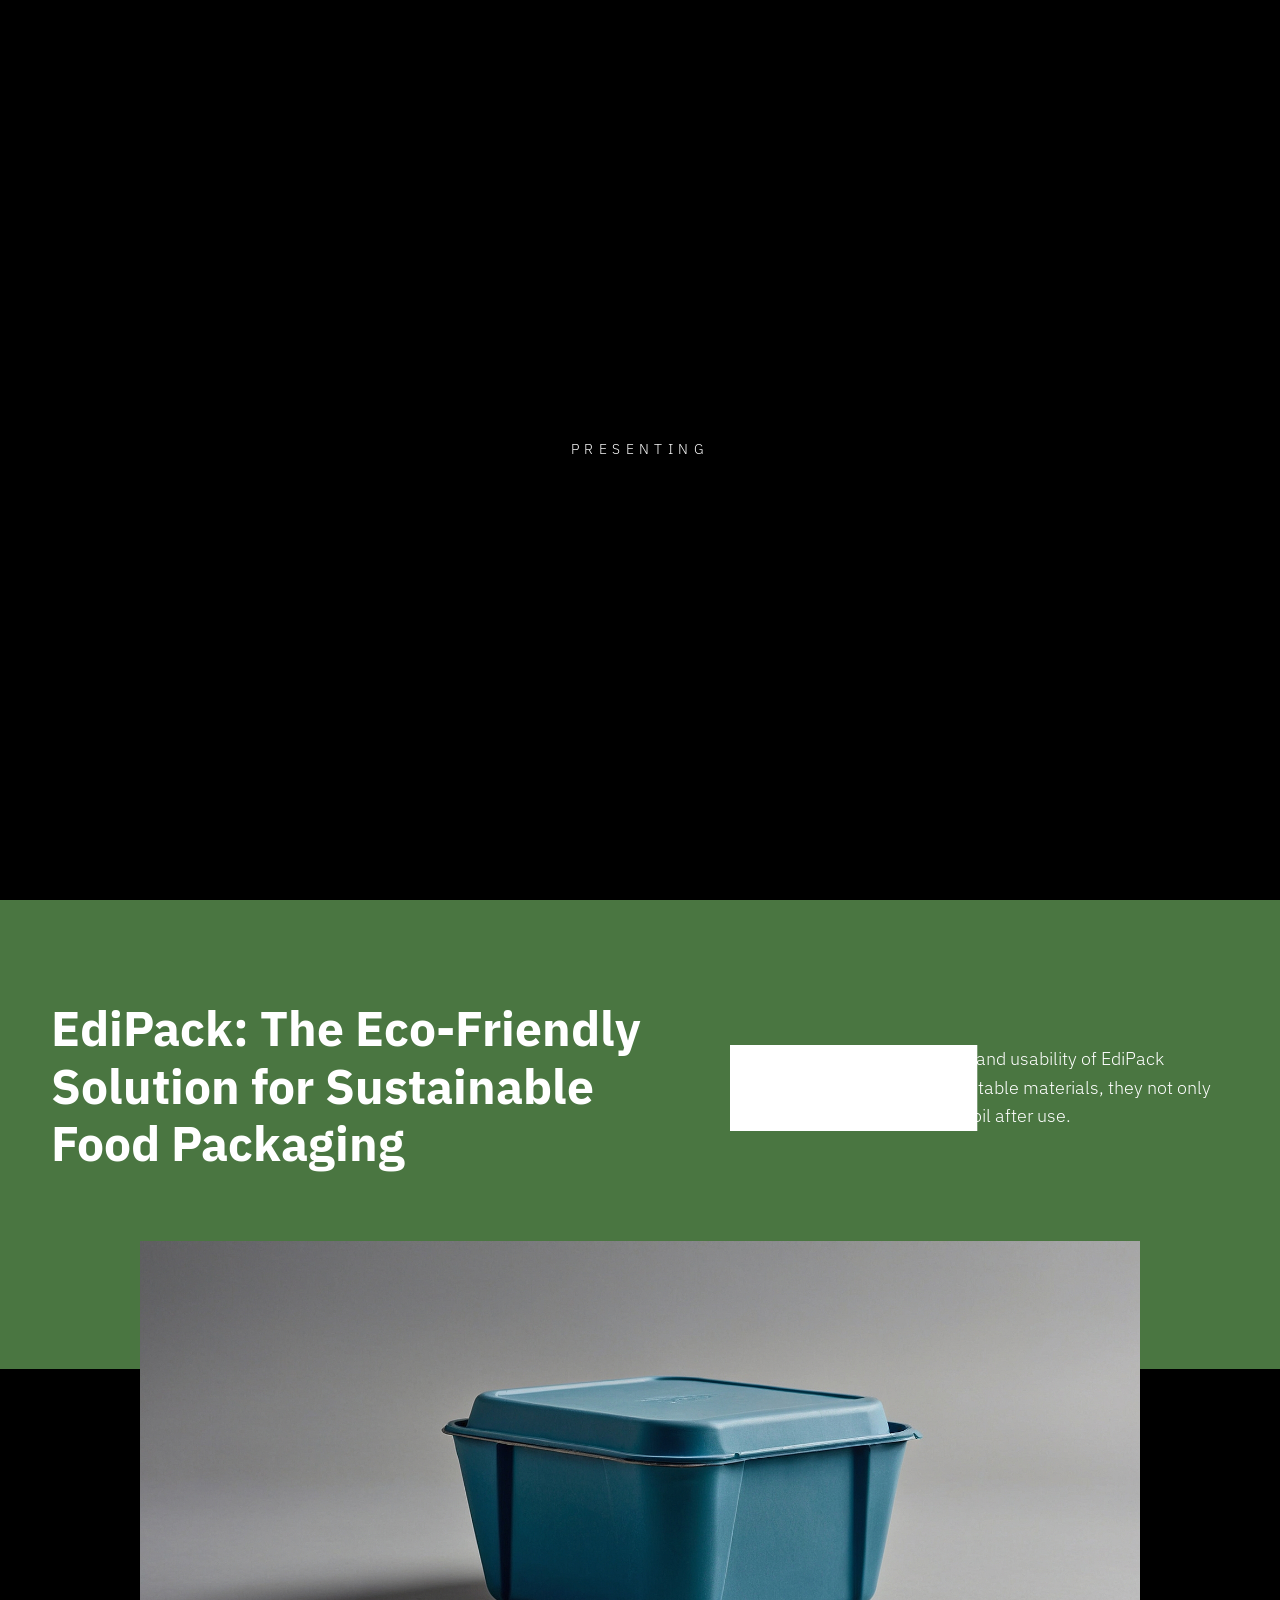
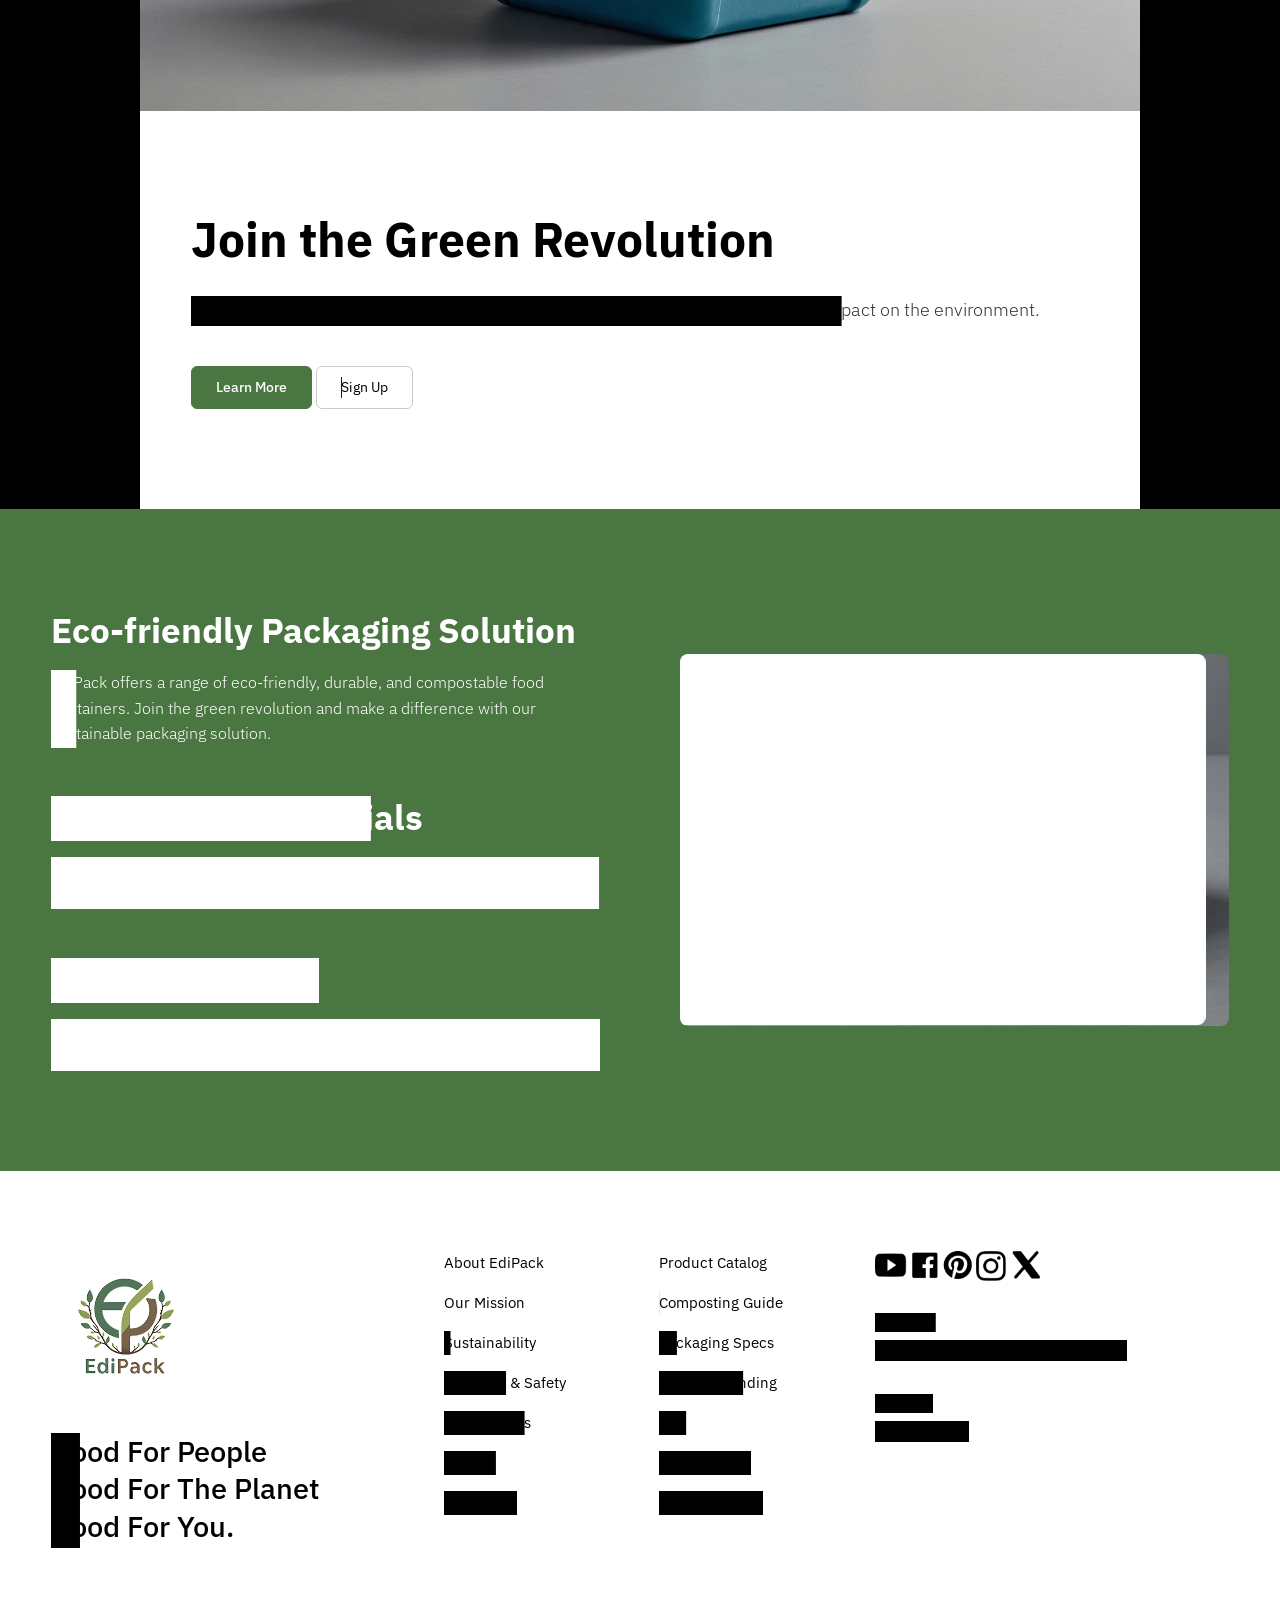
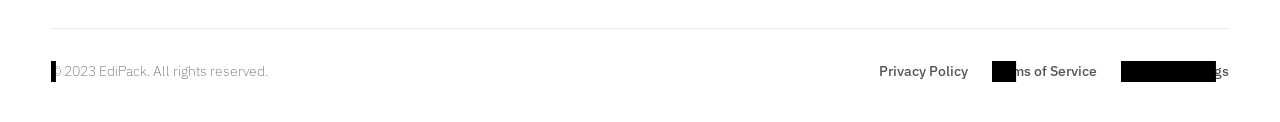
<file: index.html>
<!doctype html>
<html lang="en">
  <head>
    <meta charset="utf-8" />
    <meta name="viewport" content="width=device-width, initial-scale=1" />
    <title>EdiPack - Eco-Friendly Food Packaging</title>
    <link rel="preconnect" href="https://fonts.googleapis.com" />
    <link rel="preconnect" href="https://fonts.gstatic.com" crossorigin />
    <link
      href="https://fonts.googleapis.com/css2?family=IBM+Plex+Sans:wght@200;300;400;500;700&display=swap"
      rel="stylesheet"
    />
    <link rel="stylesheet" href="styles.css" />
  </head>
  <body>
    <!-- Preloader -->
    <div id="preloader" class="preloader">
      <span class="text-mask preloader-label">
        <span id="preloader-box" class="reveal-box preloader-reveal-box"></span>
        <span class="reveal-copy">Presenting</span>
      </span>
    </div>

    <!-- Header / Navigation -->
    <header data-load-reveal>
      <div class="logo">
        <a href="index.html" aria-label="Go to EdiPack home page">
          <img src="images/logo-2x.png" alt="EdiPack Logo" />
        </a>
      </div>
      <button
        type="button"
        class="menu-toggle"
        aria-label="Toggle navigation"
        aria-expanded="false"
        aria-controls="mobile-menu"
      >
        <span></span>
        <span></span>
        <span></span>
      </button>
      <nav>
        <ul>
          <li>
            <a href="pages/about.html">
              <span class="text-mask nav-mask">
                <span
                  class="reveal-box"
                  data-start="0.0"
                  data-end="0.38"
                ></span>
                <span class="reveal-copy">About Us</span>
              </span>
            </a>
          </li>
          <li>
            <a href="pages/products.html">
              <span class="text-mask nav-mask">
                <span
                  class="reveal-box"
                  data-start="0.08"
                  data-end="0.46"
                ></span>
                <span class="reveal-copy">Products</span>
              </span>
            </a>
          </li>
          <li>
            <a href="pages/services.html">
              <span class="text-mask nav-mask">
                <span
                  class="reveal-box"
                  data-start="0.16"
                  data-end="0.54"
                ></span>
                <span class="reveal-copy">Services</span>
              </span>
            </a>
          </li>
          <li>
            <a href="pages/faq.html">
              <span class="text-mask nav-mask">
                <span
                  class="reveal-box"
                  data-start="0.24"
                  data-end="0.62"
                ></span>
                <span class="reveal-copy">FAQ</span>
              </span>
            </a>
          </li>
        </ul>
      </nav>
      <div class="header-actions">
        <a href="pages/contact.html" class="btn">
          <span class="text-mask button-mask">
            <span class="reveal-box" data-start="0.0" data-end="0.42"></span>
            <span class="reveal-copy">Contact</span>
          </span>
        </a>
        <a href="pages/signup.html" class="btn btn-primary">
          <span class="text-mask button-mask">
            <span class="reveal-box" data-start="0.12" data-end="0.54"></span>
            <span class="reveal-copy">Sign Up</span>
          </span>
        </a>
      </div>
    </header>

    <div id="mobile-menu" class="mobile-menu" hidden>
      <div class="mobile-menu-panel">
        <button
          type="button"
          class="mobile-menu-close"
          aria-label="Close navigation menu"
        >
          <span></span>
          <span></span>
        </button>
        <p class="mobile-menu-label">Navigate</p>
        <ul class="mobile-menu-links">
          <li><a href="pages/about.html">About Us</a></li>
          <li><a href="pages/products.html">Products</a></li>
          <li><a href="pages/services.html">Services</a></li>
          <li><a href="pages/faq.html">FAQ</a></li>
        </ul>
        <div class="mobile-menu-actions">
          <a href="pages/contact.html" class="btn">Contact</a>
          <a href="pages/signup.html" class="btn btn-primary">Sign Up</a>
        </div>
      </div>
    </div>

    <!-- Main Content -->
    <main>
      <!-- Hero Section -->
      <section class="hero">
        <div class="hero-container">
          <div class="hero-content" data-load-reveal>
            <h1 class="hero-title">
              <span class="text-mask hero-line">
                <span
                  class="reveal-box"
                  data-start="0.0"
                  data-end="0.42"
                ></span>
                <span class="reveal-copy">Join the Green Revolution</span>
              </span>
              <span class="text-mask hero-line">
                <span
                  class="reveal-box"
                  data-start="0.12"
                  data-end="0.6"
                ></span>
                <span class="reveal-copy">with EdiPack</span>
              </span>
            </h1>
            <p class="hero-subcopy">
              <span class="text-mask text-mask-fluid">
                <span
                  class="reveal-box"
                  data-start="0.4"
                  data-end="0.92"
                ></span>
                <span class="reveal-copy">
                  Discover our eco-friendly, durable, and compostable food
                  containers that make a difference in the world.
                </span>
              </span>
            </p>
            <div class="hero-buttons">
              <a href="products.html#product-grid" class="btn btn-primary">
                <span class="text-mask button-mask">
                  <span
                    class="reveal-box"
                    data-start="0.0"
                    data-end="0.44"
                  ></span>
                  <span class="reveal-copy">Learn More</span>
                </span>
              </a>
              <a href="pages/signup.html" class="btn btn-outline">
                <span class="text-mask button-mask">
                  <span
                    class="reveal-box"
                    data-start="0.14"
                    data-end="0.58"
                  ></span>
                  <span class="reveal-copy">Sign Up</span>
                </span>
              </a>
            </div>
          </div>
        </div>
        <div class="hero-image">
          <img src="images/hero-img.jpg" alt="EdiPack food containers" />
        </div>
      </section>

      <!-- Feature Section 1 -->
      <section
        class="feature-dark"
        data-scroll-reveal
        data-reveal-duration="1250"
      >
        <div class="feature-text">
          <h2>
            <span class="text-mask text-mask-fluid">
              <span class="reveal-box" data-start="0.0" data-end="0.55"></span>
              <span class="reveal-copy">
                EdiPack: The Eco-Friendly Solution for Sustainable Food
                Packaging
              </span>
            </span>
          </h2>
          <p>
            <span class="text-mask text-mask-fluid">
              <span class="reveal-box" data-start="0.22" data-end="0.9"></span>
              <span class="reveal-copy">
                Discover the innovative design and usability of EdiPack
                containers. Made from compostable materials, they not only
                reduce waste but also enrich soil after use.
              </span>
            </span>
          </p>
        </div>
      </section>

      <!-- Product Highlight Image -->
      <section
        class="product-highlight"
        data-scroll-reveal
        data-reveal-duration="1050"
      >
        <div class="media-mask">
          <span class="reveal-box" data-start="0.0" data-end="0.72"></span>
          <img
            src="images/box-with-lid-on_2x.jpg"
            alt="Blue EdiPack container"
          />
        </div>
      </section>

      <!-- Feature Section 2 -->
      <section
        class="feature-light"
        data-scroll-reveal
        data-reveal-duration="1200"
      >
        <h2>
          <span class="text-mask text-mask-fluid">
            <span class="reveal-box" data-start="0.0" data-end="0.48"></span>
            <span class="reveal-copy">Join the Green Revolution</span>
          </span>
        </h2>
        <p>
          <span class="text-mask text-mask-fluid">
            <span class="reveal-box" data-start="0.2" data-end="0.86"></span>
            <span class="reveal-copy">
              Explore our eco-friendly and compostable food containers that make
              a positive impact on the environment.
            </span>
          </span>
        </p>
        <div class="feature-buttons">
          <a href="products.html#product-grid" class="btn btn-primary">
            <span class="text-mask button-mask">
              <span class="reveal-box" data-start="0.0" data-end="0.44"></span>
              <span class="reveal-copy">Learn More</span>
            </span>
          </a>
          <a href="pages/signup.html" class="btn btn-outline">
            <span class="text-mask button-mask">
              <span class="reveal-box" data-start="0.14" data-end="0.58"></span>
              <span class="reveal-copy">Sign Up</span>
            </span>
          </a>
        </div>
      </section>

      <!-- Feature Section 3 (Split Layout) -->
      <section
        class="feature-split"
        data-scroll-reveal
        data-reveal-duration="1650"
      >
        <div class="feature-split-container">
          <div class="feature-content-left">
            <div class="feature-block">
              <h3>
                <span class="text-mask text-mask-fluid">
                  <span
                    class="reveal-box"
                    data-start="0.0"
                    data-end="0.32"
                  ></span>
                  <span class="reveal-copy"
                    >Eco-friendly Packaging Solution</span
                  >
                </span>
              </h3>
              <p>
                <span class="text-mask text-mask-fluid">
                  <span
                    class="reveal-box"
                    data-start="0.08"
                    data-end="0.45"
                  ></span>
                  <span class="reveal-copy">
                    EdiPack offers a range of eco-friendly, durable, and
                    compostable food containers. Join the green revolution and
                    make a difference with our sustainable packaging solution.
                  </span>
                </span>
              </p>
            </div>
            <div class="feature-block">
              <h3>
                <span class="text-mask text-mask-fluid">
                  <span
                    class="reveal-box"
                    data-start="0.22"
                    data-end="0.56"
                  ></span>
                  <span class="reveal-copy">High-Quality Materials</span>
                </span>
              </h3>
              <p>
                <span class="text-mask text-mask-fluid">
                  <span
                    class="reveal-box"
                    data-start="0.3"
                    data-end="0.66"
                  ></span>
                  <span class="reveal-copy">
                    Our food containers are made from high-quality compostable
                    materials, ensuring both functionality and sustainability.
                  </span>
                </span>
              </p>
            </div>
            <div class="feature-block">
              <h3>
                <span class="text-mask text-mask-fluid">
                  <span
                    class="reveal-box"
                    data-start="0.42"
                    data-end="0.78"
                  ></span>
                  <span class="reveal-copy">Versatile Design</span>
                </span>
              </h3>
              <p>
                <span class="text-mask text-mask-fluid">
                  <span
                    class="reveal-box"
                    data-start="0.55"
                    data-end="0.94"
                  ></span>
                  <span class="reveal-copy">
                    With a versatile design, our containers are suitable for
                    various food types and can be used for both hot and cold
                    items.
                  </span>
                </span>
              </p>
            </div>
          </div>
          <div class="feature-image-right">
            <div class="media-mask">
              <span class="reveal-box" data-start="0.16" data-end="0.84"></span>
              <img
                src="images/box-with-lid-open_2x.jpg"
                alt="EdiPack container with healthy food"
              />
            </div>
          </div>
        </div>
      </section>
    </main>

    <!-- Footer -->
    <footer data-scroll-reveal data-reveal-duration="1300">
      <div class="footer-top">
        <div class="footer-brand">
          <img src="images/logo-2x.png" alt="EdiPack Logo" />
          <p class="brand-slogan">
            <span class="text-mask text-mask-fluid">
              <span class="reveal-box" data-start="0.0" data-end="0.55"></span>
              <span class="reveal-copy"
                >Good For People<br />Good For The Planet<br />Good For
                You.</span
              >
            </span>
          </p>
        </div>

        <div class="footer-links">
          <ul>
            <li>
              <a href="pages/about.html">
                <span class="text-mask nav-mask">
                  <span
                    class="reveal-box"
                    data-start="0.02"
                    data-end="0.34"
                  ></span>
                  <span class="reveal-copy">About EdiPack</span>
                </span>
              </a>
            </li>
            <li>
              <a href="about.html#mission">
                <span class="text-mask nav-mask">
                  <span
                    class="reveal-box"
                    data-start="0.08"
                    data-end="0.4"
                  ></span>
                  <span class="reveal-copy">Our Mission</span>
                </span>
              </a>
            </li>
            <li>
              <a href="about.html#values">
                <span class="text-mask nav-mask">
                  <span
                    class="reveal-box"
                    data-start="0.14"
                    data-end="0.46"
                  ></span>
                  <span class="reveal-copy">Sustainability</span>
                </span>
              </a>
            </li>
            <li>
              <a href="products.html#product-grid">
                <span class="text-mask nav-mask">
                  <span
                    class="reveal-box"
                    data-start="0.2"
                    data-end="0.52"
                  ></span>
                  <span class="reveal-copy">Materials &amp; Safety</span>
                </span>
              </a>
            </li>
            <li>
              <a href="services.html#service-blocks">
                <span class="text-mask nav-mask">
                  <span
                    class="reveal-box"
                    data-start="0.26"
                    data-end="0.58"
                  ></span>
                  <span class="reveal-copy">Case Studies</span>
                </span>
              </a>
            </li>
            <li>
              <a href="about.html#team">
                <span class="text-mask nav-mask">
                  <span
                    class="reveal-box"
                    data-start="0.32"
                    data-end="0.64"
                  ></span>
                  <span class="reveal-copy">Careers</span>
                </span>
              </a>
            </li>
            <li>
              <a href="index.html">
                <span class="text-mask nav-mask">
                  <span
                    class="reveal-box"
                    data-start="0.38"
                    data-end="0.7"
                  ></span>
                  <span class="reveal-copy">Newsroom</span>
                </span>
              </a>
            </li>
          </ul>
        </div>

        <div class="footer-links">
          <ul>
            <li>
              <a href="pages/products.html">
                <span class="text-mask nav-mask">
                  <span
                    class="reveal-box"
                    data-start="0.04"
                    data-end="0.36"
                  ></span>
                  <span class="reveal-copy">Product Catalog</span>
                </span>
              </a>
            </li>
            <li>
              <a href="pages/faq.html">
                <span class="text-mask nav-mask">
                  <span
                    class="reveal-box"
                    data-start="0.1"
                    data-end="0.42"
                  ></span>
                  <span class="reveal-copy">Composting Guide</span>
                </span>
              </a>
            </li>
            <li>
              <a href="products.html#product-grid">
                <span class="text-mask nav-mask">
                  <span
                    class="reveal-box"
                    data-start="0.16"
                    data-end="0.48"
                  ></span>
                  <span class="reveal-copy">Packaging Specs</span>
                </span>
              </a>
            </li>
            <li>
              <a href="services.html#service-blocks">
                <span class="text-mask nav-mask">
                  <span
                    class="reveal-box"
                    data-start="0.22"
                    data-end="0.54"
                  ></span>
                  <span class="reveal-copy">Custom Branding</span>
                </span>
              </a>
            </li>
            <li>
              <a href="pages/faq.html">
                <span class="text-mask nav-mask">
                  <span
                    class="reveal-box"
                    data-start="0.28"
                    data-end="0.6"
                  ></span>
                  <span class="reveal-copy">FAQ</span>
                </span>
              </a>
            </li>
            <li>
              <a href="pages/contact.html">
                <span class="text-mask nav-mask">
                  <span
                    class="reveal-box"
                    data-start="0.34"
                    data-end="0.66"
                  ></span>
                  <span class="reveal-copy">Contact Sales</span>
                </span>
              </a>
            </li>
            <li>
              <a href="pages/contact.html">
                <span class="text-mask nav-mask">
                  <span
                    class="reveal-box"
                    data-start="0.4"
                    data-end="0.72"
                  ></span>
                  <span class="reveal-copy">Support Center</span>
                </span>
              </a>
            </li>
          </ul>
        </div>

        <div class="footer-contact">
          <div class="social-icons">
            <img
              src="images/social-logo-pack_2x.png"
              alt="Social Media Links"
              style="
                height: 30px;
                object-fit: contain;
                background: transparent;
                border-radius: 0;
              "
            />
          </div>
          <div class="address-info">
            <h4>
              <span class="text-mask text-mask-fluid">
                <span class="reveal-box" data-start="0.3" data-end="0.7"></span>
                <span class="reveal-copy">Address:</span>
              </span>
            </h4>
            <p>
              <span class="text-mask text-mask-fluid">
                <span
                  class="reveal-box"
                  data-start="0.36"
                  data-end="0.82"
                ></span>
                <span class="reveal-copy"
                  >Level 1, 12 Sample St., Sydney NSW 2000</span
                >
              </span>
            </p>
          </div>
          <div class="contact-info">
            <h4>
              <span class="text-mask text-mask-fluid">
                <span
                  class="reveal-box"
                  data-start="0.48"
                  data-end="0.82"
                ></span>
                <span class="reveal-copy">Contact:</span>
              </span>
            </h4>
            <p>
              <span class="text-mask text-mask-fluid">
                <span
                  class="reveal-box"
                  data-start="0.6"
                  data-end="0.98"
                ></span>
                <span class="reveal-copy">1800 123 4567</span>
              </span>
            </p>
          </div>
        </div>
      </div>

      <div class="footer-bottom">
        <p>
          <span class="text-mask text-mask-fluid">
            <span class="reveal-box" data-start="0.0" data-end="0.48"></span>
            <span class="reveal-copy"
              >&copy; 2023 EdiPack. All rights reserved.</span
            >
          </span>
        </p>
        <div class="legal-links">
          <a href="#">
            <span class="text-mask nav-mask">
              <span class="reveal-box" data-start="0.08" data-end="0.42"></span>
              <span class="reveal-copy">Privacy Policy</span>
            </span>
          </a>
          <a href="#">
            <span class="text-mask nav-mask">
              <span class="reveal-box" data-start="0.16" data-end="0.5"></span>
              <span class="reveal-copy">Terms of Service</span>
            </span>
          </a>
          <a href="#">
            <span class="text-mask nav-mask">
              <span class="reveal-box" data-start="0.24" data-end="0.58"></span>
              <span class="reveal-copy">Cookies Settings</span>
            </span>
          </a>
        </div>
      </div>
    </footer>

    <script src="script.js"></script>
  </body>
</html>
</file>
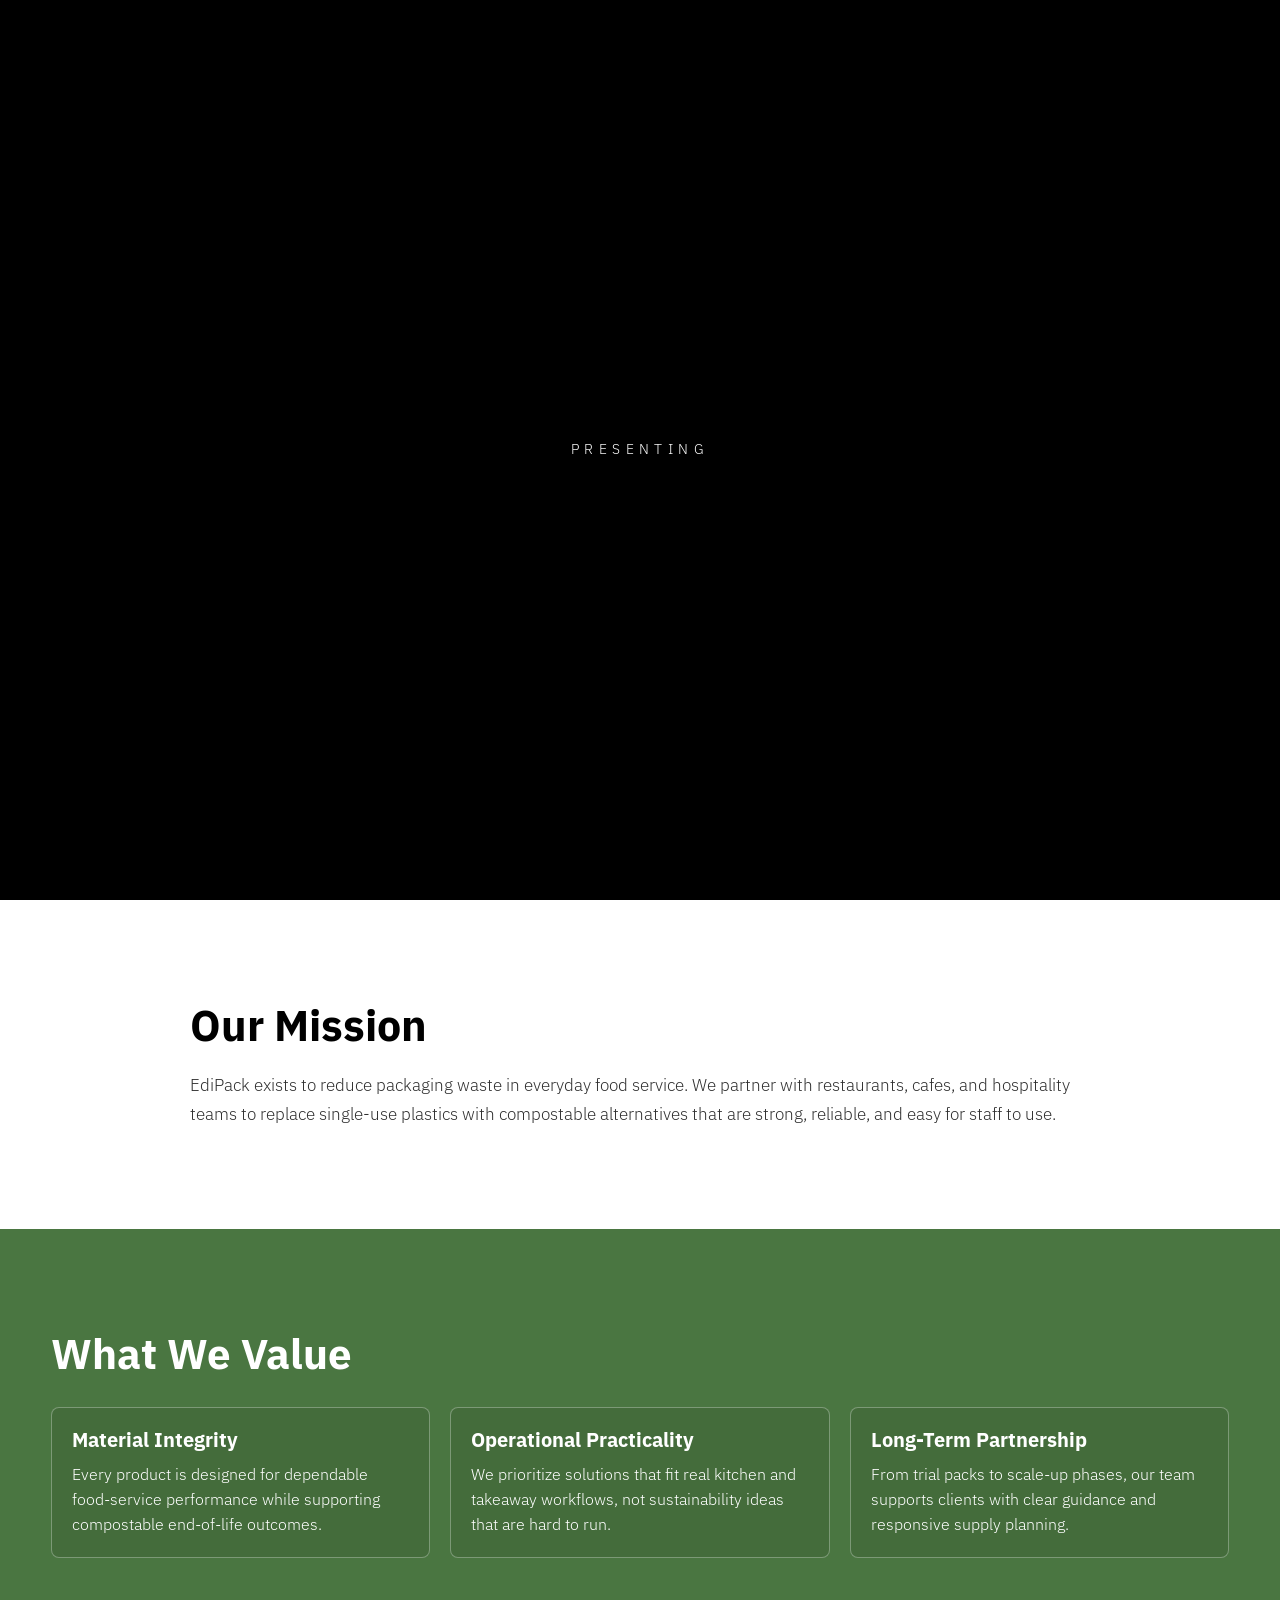
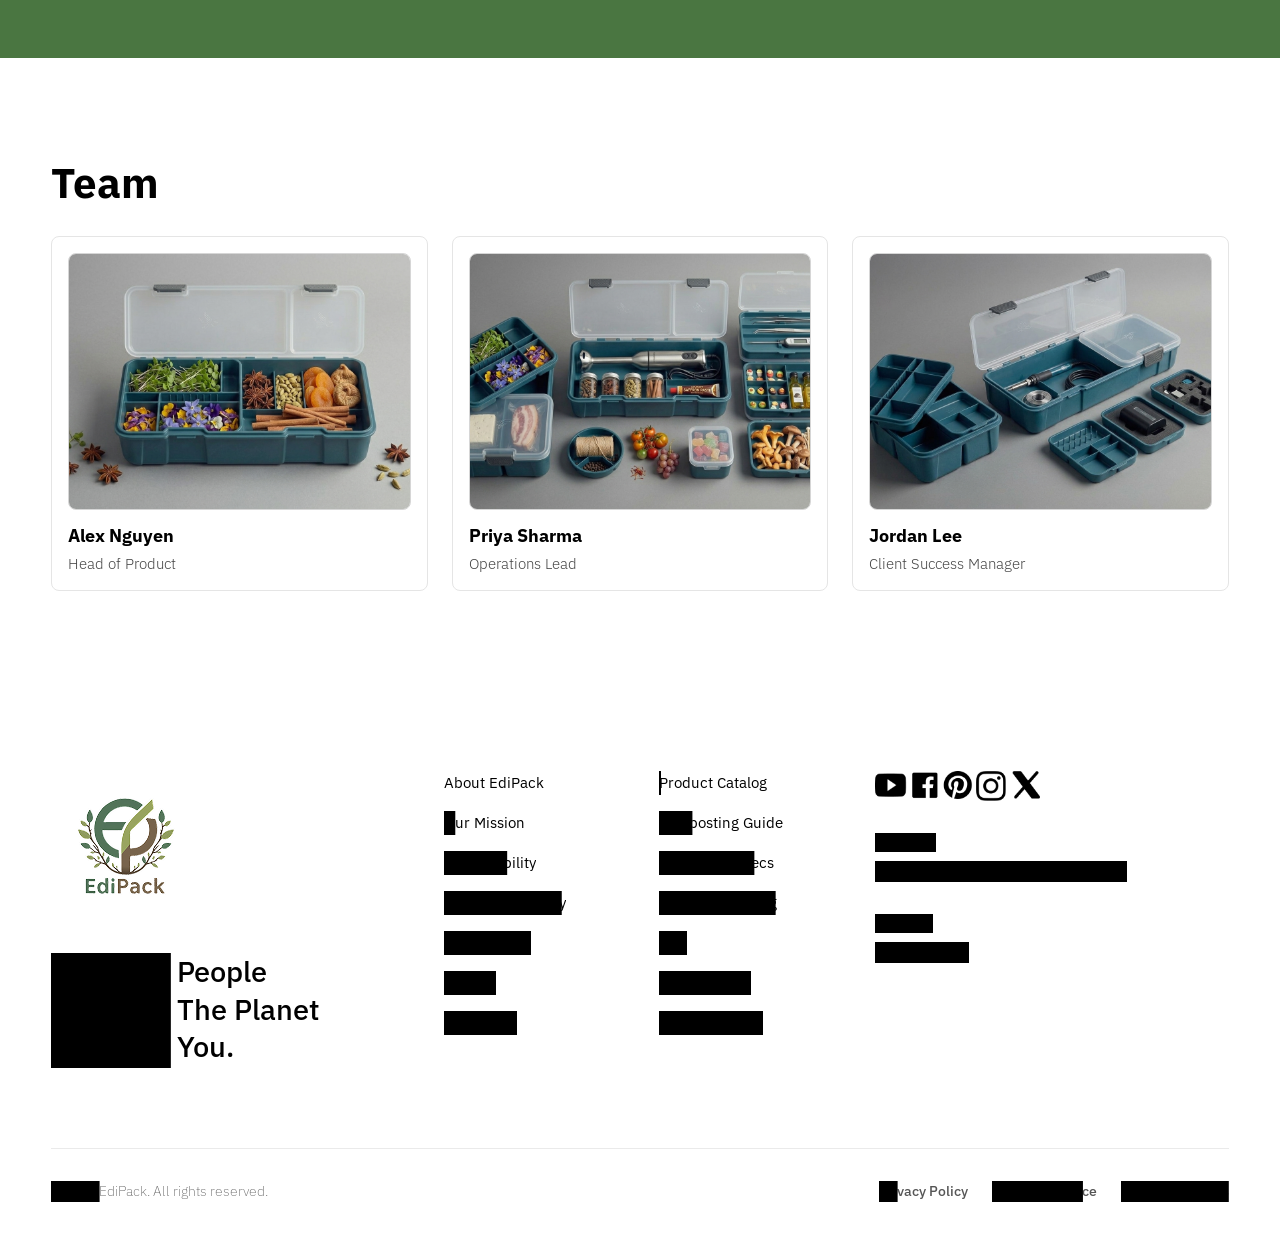
<file: pages/about.html>
<!doctype html>
<html lang="en">
  <head>
    <meta charset="utf-8" />
    <meta name="viewport" content="width=device-width, initial-scale=1" />
    <title>EdiPack - About</title>
    <link rel="preconnect" href="https://fonts.googleapis.com" />
    <link rel="preconnect" href="https://fonts.gstatic.com" crossorigin />
    <link
      href="https://fonts.googleapis.com/css2?family=IBM+Plex+Sans:wght@200;300;400;500;700&display=swap"
      rel="stylesheet"
    />
    <link rel="stylesheet" href="../styles.css" />
  </head>
  <body>
    <!-- Preloader -->
    <div id="preloader" class="preloader">
      <span class="text-mask preloader-label">
        <span id="preloader-box" class="reveal-box preloader-reveal-box"></span>
        <span class="reveal-copy">Presenting</span>
      </span>
    </div>

    <!-- Header / Navigation -->
    <header data-load-reveal>
      <div class="logo">
        <a href="../index.html" aria-label="Go to EdiPack home page">
          <img src="../images/logo-2x.png" alt="EdiPack Logo" />
        </a>
      </div>
      <button
        type="button"
        class="menu-toggle"
        aria-label="Toggle navigation"
        aria-expanded="false"
        aria-controls="mobile-menu"
      >
        <span></span>
        <span></span>
        <span></span>
      </button>
      <nav>
        <ul>
          <li>
            <a href="about.html">
              <span class="text-mask nav-mask">
                <span
                  class="reveal-box"
                  data-start="0.0"
                  data-end="0.38"
                ></span>
                <span class="reveal-copy">About Us</span>
              </span>
            </a>
          </li>
          <li>
            <a href="products.html">
              <span class="text-mask nav-mask">
                <span
                  class="reveal-box"
                  data-start="0.08"
                  data-end="0.46"
                ></span>
                <span class="reveal-copy">Products</span>
              </span>
            </a>
          </li>
          <li>
            <a href="services.html">
              <span class="text-mask nav-mask">
                <span
                  class="reveal-box"
                  data-start="0.16"
                  data-end="0.54"
                ></span>
                <span class="reveal-copy">Services</span>
              </span>
            </a>
          </li>
          <li>
            <a href="faq.html">
              <span class="text-mask nav-mask">
                <span
                  class="reveal-box"
                  data-start="0.24"
                  data-end="0.62"
                ></span>
                <span class="reveal-copy">FAQ</span>
              </span>
            </a>
          </li>
        </ul>
      </nav>
      <div class="header-actions">
        <a href="contact.html" class="btn">
          <span class="text-mask button-mask">
            <span class="reveal-box" data-start="0.0" data-end="0.42"></span>
            <span class="reveal-copy">Contact</span>
          </span>
        </a>
        <a href="signup.html" class="btn btn-primary">
          <span class="text-mask button-mask">
            <span class="reveal-box" data-start="0.12" data-end="0.54"></span>
            <span class="reveal-copy">Sign Up</span>
          </span>
        </a>
      </div>
    </header>

    <div id="mobile-menu" class="mobile-menu" hidden>
      <div class="mobile-menu-panel">
        <button
          type="button"
          class="mobile-menu-close"
          aria-label="Close navigation menu"
        >
          <span></span>
          <span></span>
        </button>
        <p class="mobile-menu-label">Navigate</p>
        <ul class="mobile-menu-links">
          <li><a href="about.html">About Us</a></li>
          <li><a href="products.html">Products</a></li>
          <li><a href="services.html">Services</a></li>
          <li><a href="faq.html">FAQ</a></li>
        </ul>
        <div class="mobile-menu-actions">
          <a href="contact.html" class="btn">Contact</a>
          <a href="signup.html" class="btn btn-primary">Sign Up</a>
        </div>
      </div>
    </div>

    <!-- Main Content -->
    <main>
      <section class="hero" id="about">
        <div class="hero-container">
          <div class="hero-content" data-load-reveal>
            <h1 class="hero-title">About EdiPack</h1>
            <p class="hero-subcopy">
              We design practical compostable packaging for modern food service.
              Our focus is simple: make sustainable choices easier to adopt at
              scale.
            </p>
            <div class="hero-buttons">
              <a href="about.html#mission" class="btn btn-primary"
                >Our Mission</a
              >
              <a href="products.html#products" class="btn btn-outline"
                >View Products</a
              >
            </div>
          </div>
        </div>
        <div class="hero-image">
          <img
            src="../images/hero-img.jpg"
            alt="About EdiPack sustainability story"
          />
        </div>
      </section>

      <section class="page-section page-section-light" id="mission">
        <div class="page-section-inner mission-block">
          <h2>Our Mission</h2>
          <p>
            EdiPack exists to reduce packaging waste in everyday food service.
            We partner with restaurants, cafes, and hospitality teams to replace
            single-use plastics with compostable alternatives that are strong,
            reliable, and easy for staff to use.
          </p>
        </div>
      </section>

      <section class="page-section page-section-dark" id="values">
        <div class="page-section-inner">
          <h2 class="section-heading">What We Value</h2>
          <div class="value-grid">
            <article class="value-card">
              <h3>Material Integrity</h3>
              <p>
                Every product is designed for dependable food-service
                performance while supporting compostable end-of-life outcomes.
              </p>
            </article>
            <article class="value-card">
              <h3>Operational Practicality</h3>
              <p>
                We prioritize solutions that fit real kitchen and takeaway
                workflows, not sustainability ideas that are hard to run.
              </p>
            </article>
            <article class="value-card">
              <h3>Long-Term Partnership</h3>
              <p>
                From trial packs to scale-up phases, our team supports clients
                with clear guidance and responsive supply planning.
              </p>
            </article>
          </div>
        </div>
      </section>

      <section class="page-section page-section-light" id="team">
        <div class="page-section-inner">
          <h2 class="section-heading">Team</h2>
          <div class="team-grid">
            <article class="team-card">
              <img
                class="placeholder-image"
                src="../images/type-of-boxes/type1.png"
                alt="Placeholder portrait for EdiPack team member one"
              />
              <h3>Alex Nguyen</h3>
              <p>Head of Product</p>
            </article>
            <article class="team-card">
              <img
                class="placeholder-image"
                src="../images/type-of-boxes/type2.png"
                alt="Placeholder portrait for EdiPack team member two"
              />
              <h3>Priya Sharma</h3>
              <p>Operations Lead</p>
            </article>
            <article class="team-card">
              <img
                class="placeholder-image"
                src="../images/type-of-boxes/type3.png"
                alt="Placeholder portrait for EdiPack team member three"
              />
              <h3>Jordan Lee</h3>
              <p>Client Success Manager</p>
            </article>
          </div>
        </div>
      </section>
    </main>

    <!-- Footer -->
    <footer data-scroll-reveal data-reveal-duration="1300">
      <div class="footer-top">
        <div class="footer-brand">
          <img src="../images/logo-2x.png" alt="EdiPack Logo" />
          <p class="brand-slogan">
            <span class="text-mask text-mask-fluid">
              <span class="reveal-box" data-start="0.0" data-end="0.55"></span>
              <span class="reveal-copy"
                >Good For People<br />Good For The Planet<br />Good For
                You.</span
              >
            </span>
          </p>
        </div>

        <div class="footer-links">
          <ul>
            <li>
              <a href="about.html">
                <span class="text-mask nav-mask">
                  <span
                    class="reveal-box"
                    data-start="0.02"
                    data-end="0.34"
                  ></span>
                  <span class="reveal-copy">About EdiPack</span>
                </span>
              </a>
            </li>
            <li>
              <a href="about.html#mission">
                <span class="text-mask nav-mask">
                  <span
                    class="reveal-box"
                    data-start="0.08"
                    data-end="0.4"
                  ></span>
                  <span class="reveal-copy">Our Mission</span>
                </span>
              </a>
            </li>
            <li>
              <a href="about.html#values">
                <span class="text-mask nav-mask">
                  <span
                    class="reveal-box"
                    data-start="0.14"
                    data-end="0.46"
                  ></span>
                  <span class="reveal-copy">Sustainability</span>
                </span>
              </a>
            </li>
            <li>
              <a href="products.html#product-grid">
                <span class="text-mask nav-mask">
                  <span
                    class="reveal-box"
                    data-start="0.2"
                    data-end="0.52"
                  ></span>
                  <span class="reveal-copy">Materials &amp; Safety</span>
                </span>
              </a>
            </li>
            <li>
              <a href="services.html#service-blocks">
                <span class="text-mask nav-mask">
                  <span
                    class="reveal-box"
                    data-start="0.26"
                    data-end="0.58"
                  ></span>
                  <span class="reveal-copy">Case Studies</span>
                </span>
              </a>
            </li>
            <li>
              <a href="about.html#team">
                <span class="text-mask nav-mask">
                  <span
                    class="reveal-box"
                    data-start="0.32"
                    data-end="0.64"
                  ></span>
                  <span class="reveal-copy">Careers</span>
                </span>
              </a>
            </li>
            <li>
              <a href="../index.html">
                <span class="text-mask nav-mask">
                  <span
                    class="reveal-box"
                    data-start="0.38"
                    data-end="0.7"
                  ></span>
                  <span class="reveal-copy">Newsroom</span>
                </span>
              </a>
            </li>
          </ul>
        </div>

        <div class="footer-links">
          <ul>
            <li>
              <a href="products.html">
                <span class="text-mask nav-mask">
                  <span
                    class="reveal-box"
                    data-start="0.04"
                    data-end="0.36"
                  ></span>
                  <span class="reveal-copy">Product Catalog</span>
                </span>
              </a>
            </li>
            <li>
              <a href="faq.html">
                <span class="text-mask nav-mask">
                  <span
                    class="reveal-box"
                    data-start="0.1"
                    data-end="0.42"
                  ></span>
                  <span class="reveal-copy">Composting Guide</span>
                </span>
              </a>
            </li>
            <li>
              <a href="products.html#product-grid">
                <span class="text-mask nav-mask">
                  <span
                    class="reveal-box"
                    data-start="0.16"
                    data-end="0.48"
                  ></span>
                  <span class="reveal-copy">Packaging Specs</span>
                </span>
              </a>
            </li>
            <li>
              <a href="services.html#service-blocks">
                <span class="text-mask nav-mask">
                  <span
                    class="reveal-box"
                    data-start="0.22"
                    data-end="0.54"
                  ></span>
                  <span class="reveal-copy">Custom Branding</span>
                </span>
              </a>
            </li>
            <li>
              <a href="faq.html">
                <span class="text-mask nav-mask">
                  <span
                    class="reveal-box"
                    data-start="0.28"
                    data-end="0.6"
                  ></span>
                  <span class="reveal-copy">FAQ</span>
                </span>
              </a>
            </li>
            <li>
              <a href="contact.html">
                <span class="text-mask nav-mask">
                  <span
                    class="reveal-box"
                    data-start="0.34"
                    data-end="0.66"
                  ></span>
                  <span class="reveal-copy">Contact Sales</span>
                </span>
              </a>
            </li>
            <li>
              <a href="contact.html">
                <span class="text-mask nav-mask">
                  <span
                    class="reveal-box"
                    data-start="0.4"
                    data-end="0.72"
                  ></span>
                  <span class="reveal-copy">Support Center</span>
                </span>
              </a>
            </li>
          </ul>
        </div>

        <div class="footer-contact">
          <div class="social-icons">
            <img
              src="../images/social-logo-pack_2x.png"
              alt="Social Media Links"
              style="
                height: 30px;
                object-fit: contain;
                background: transparent;
                border-radius: 0;
              "
            />
          </div>
          <div class="address-info">
            <h4>
              <span class="text-mask text-mask-fluid">
                <span class="reveal-box" data-start="0.3" data-end="0.7"></span>
                <span class="reveal-copy">Address:</span>
              </span>
            </h4>
            <p>
              <span class="text-mask text-mask-fluid">
                <span
                  class="reveal-box"
                  data-start="0.36"
                  data-end="0.82"
                ></span>
                <span class="reveal-copy"
                  >Level 1, 12 Sample St., Sydney NSW 2000</span
                >
              </span>
            </p>
          </div>
          <div class="contact-info">
            <h4>
              <span class="text-mask text-mask-fluid">
                <span
                  class="reveal-box"
                  data-start="0.48"
                  data-end="0.82"
                ></span>
                <span class="reveal-copy">Contact:</span>
              </span>
            </h4>
            <p>
              <span class="text-mask text-mask-fluid">
                <span
                  class="reveal-box"
                  data-start="0.6"
                  data-end="0.98"
                ></span>
                <span class="reveal-copy">1800 123 4567</span>
              </span>
            </p>
          </div>
        </div>
      </div>

      <div class="footer-bottom">
        <p>
          <span class="text-mask text-mask-fluid">
            <span class="reveal-box" data-start="0.0" data-end="0.48"></span>
            <span class="reveal-copy"
              >&copy; 2023 EdiPack. All rights reserved.</span
            >
          </span>
        </p>
        <div class="legal-links">
          <a href="#">
            <span class="text-mask nav-mask">
              <span class="reveal-box" data-start="0.08" data-end="0.42"></span>
              <span class="reveal-copy">Privacy Policy</span>
            </span>
          </a>
          <a href="#">
            <span class="text-mask nav-mask">
              <span class="reveal-box" data-start="0.16" data-end="0.5"></span>
              <span class="reveal-copy">Terms of Service</span>
            </span>
          </a>
          <a href="#">
            <span class="text-mask nav-mask">
              <span class="reveal-box" data-start="0.24" data-end="0.58"></span>
              <span class="reveal-copy">Cookies Settings</span>
            </span>
          </a>
        </div>
      </div>
    </footer>

    <script src="../script.js"></script>
  </body>
</html>
</file>
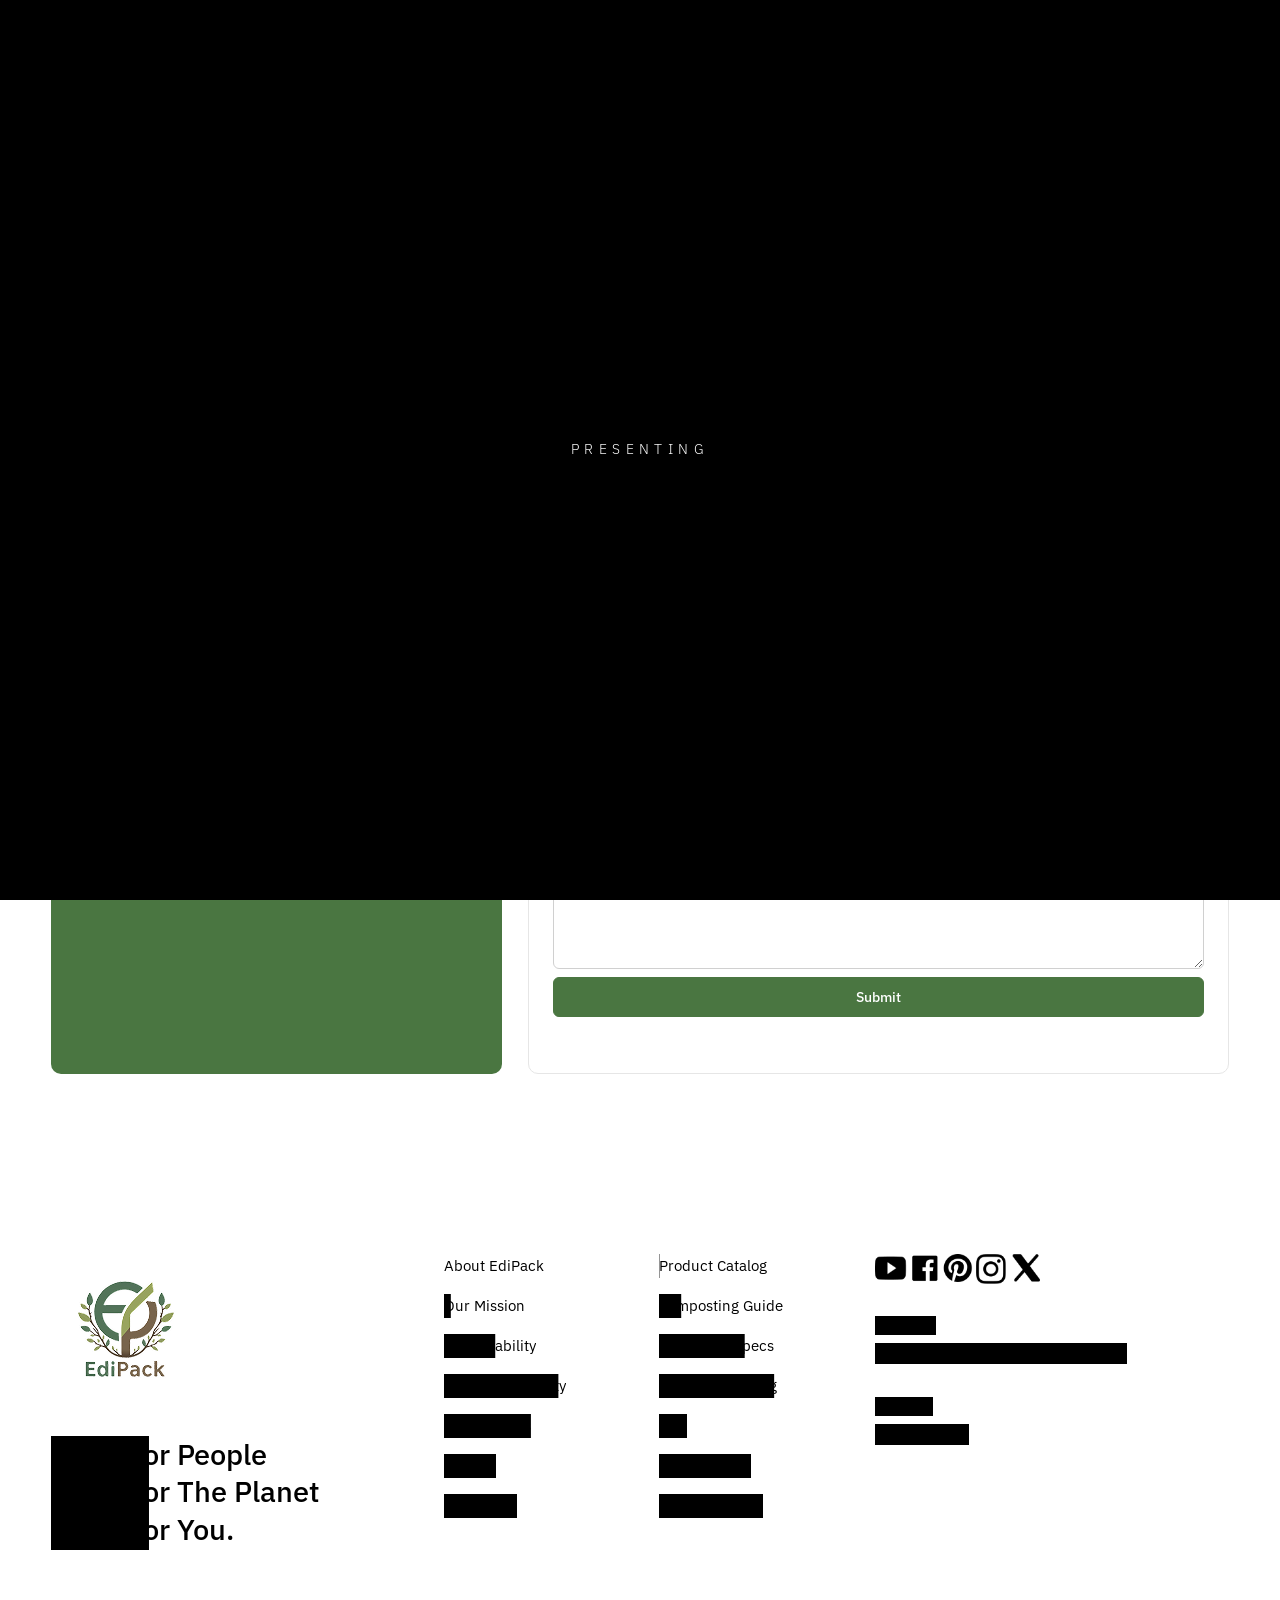
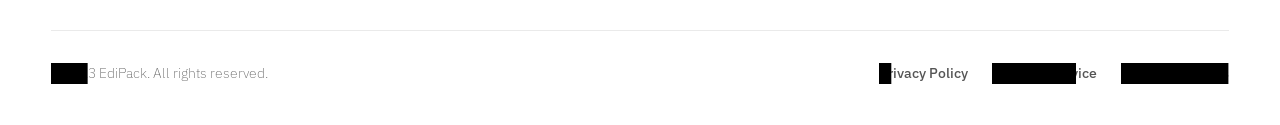
<file: pages/contact.html>
<!doctype html>
<html lang="en">
  <head>
    <meta charset="utf-8" />
    <meta name="viewport" content="width=device-width, initial-scale=1" />
    <title>EdiPack - Contact</title>
    <link rel="preconnect" href="https://fonts.googleapis.com" />
    <link rel="preconnect" href="https://fonts.gstatic.com" crossorigin />
    <link
      href="https://fonts.googleapis.com/css2?family=IBM+Plex+Sans:wght@200;300;400;500;700&display=swap"
      rel="stylesheet"
    />
    <link rel="stylesheet" href="../styles.css" />
  </head>
  <body>
    <!-- Preloader -->
    <div id="preloader" class="preloader">
      <span class="text-mask preloader-label">
        <span id="preloader-box" class="reveal-box preloader-reveal-box"></span>
        <span class="reveal-copy">Presenting</span>
      </span>
    </div>

    <!-- Header / Navigation -->
    <header data-load-reveal>
      <div class="logo">
        <a href="../index.html" aria-label="Go to EdiPack home page">
          <img src="../images/logo-2x.png" alt="EdiPack Logo" />
        </a>
      </div>
      <button
        type="button"
        class="menu-toggle"
        aria-label="Toggle navigation"
        aria-expanded="false"
        aria-controls="mobile-menu"
      >
        <span></span>
        <span></span>
        <span></span>
      </button>
      <nav>
        <ul>
          <li>
            <a href="about.html">
              <span class="text-mask nav-mask">
                <span
                  class="reveal-box"
                  data-start="0.0"
                  data-end="0.38"
                ></span>
                <span class="reveal-copy">About Us</span>
              </span>
            </a>
          </li>
          <li>
            <a href="products.html">
              <span class="text-mask nav-mask">
                <span
                  class="reveal-box"
                  data-start="0.08"
                  data-end="0.46"
                ></span>
                <span class="reveal-copy">Products</span>
              </span>
            </a>
          </li>
          <li>
            <a href="services.html">
              <span class="text-mask nav-mask">
                <span
                  class="reveal-box"
                  data-start="0.16"
                  data-end="0.54"
                ></span>
                <span class="reveal-copy">Services</span>
              </span>
            </a>
          </li>
          <li>
            <a href="faq.html">
              <span class="text-mask nav-mask">
                <span
                  class="reveal-box"
                  data-start="0.24"
                  data-end="0.62"
                ></span>
                <span class="reveal-copy">FAQ</span>
              </span>
            </a>
          </li>
        </ul>
      </nav>
      <div class="header-actions">
        <a href="contact.html" class="btn">
          <span class="text-mask button-mask">
            <span class="reveal-box" data-start="0.0" data-end="0.42"></span>
            <span class="reveal-copy">Contact</span>
          </span>
        </a>
        <a href="signup.html" class="btn btn-primary">
          <span class="text-mask button-mask">
            <span class="reveal-box" data-start="0.12" data-end="0.54"></span>
            <span class="reveal-copy">Sign Up</span>
          </span>
        </a>
      </div>
    </header>

    <div id="mobile-menu" class="mobile-menu" hidden>
      <div class="mobile-menu-panel">
        <button
          type="button"
          class="mobile-menu-close"
          aria-label="Close navigation menu"
        >
          <span></span>
          <span></span>
        </button>
        <p class="mobile-menu-label">Navigate</p>
        <ul class="mobile-menu-links">
          <li><a href="about.html">About Us</a></li>
          <li><a href="products.html">Products</a></li>
          <li><a href="services.html">Services</a></li>
          <li><a href="faq.html">FAQ</a></li>
        </ul>
        <div class="mobile-menu-actions">
          <a href="contact.html" class="btn">Contact</a>
          <a href="signup.html" class="btn btn-primary">Sign Up</a>
        </div>
      </div>
    </div>

    <!-- Main Content -->
    <main>
      <section class="page-banner" id="contact" data-load-reveal>
        <div class="page-banner-inner">
          <h1>Contact EdiPack</h1>
          <p>
            Reach our team for quotes, sample requests, and product guidance for
            your food service operation.
          </p>
        </div>
      </section>

      <section class="page-section page-section-light">
        <div class="page-section-inner contact-layout">
          <aside class="contact-details">
            <h2>Contact Details</h2>
            <div class="contact-detail-item">
              <h3>Address</h3>
              <p>Level 1, 12 Sample St., Sydney NSW 2000</p>
            </div>
            <div class="contact-detail-item">
              <h3>Phone</h3>
              <p>1800 123 4567</p>
            </div>
            <div class="contact-detail-item">
              <h3>Email</h3>
              <p>hello@edipack.com.au</p>
            </div>
          </aside>

          <div class="contact-form-wrap">
            <h2>Send a Message</h2>
            <form class="contact-form" data-contact-form novalidate>
              <label for="contact-name">Name</label>
              <input id="contact-name" name="name" type="text" required />

              <label for="contact-email">Email</label>
              <input id="contact-email" name="email" type="email" required />

              <label for="contact-subject">Subject</label>
              <input id="contact-subject" name="subject" type="text" required />

              <label for="contact-message">Message</label>
              <textarea
                id="contact-message"
                name="message"
                rows="5"
                required
              ></textarea>

              <button type="submit" class="btn btn-primary">Submit</button>
              <p
                class="form-feedback"
                data-contact-status
                aria-live="polite"
              ></p>
            </form>
          </div>
        </div>
      </section>
    </main>

    <!-- Footer -->
    <footer data-scroll-reveal data-reveal-duration="1300">
      <div class="footer-top">
        <div class="footer-brand">
          <img src="../images/logo-2x.png" alt="EdiPack Logo" />
          <p class="brand-slogan">
            <span class="text-mask text-mask-fluid">
              <span class="reveal-box" data-start="0.0" data-end="0.55"></span>
              <span class="reveal-copy"
                >Good For People<br />Good For The Planet<br />Good For
                You.</span
              >
            </span>
          </p>
        </div>

        <div class="footer-links">
          <ul>
            <li>
              <a href="about.html">
                <span class="text-mask nav-mask">
                  <span
                    class="reveal-box"
                    data-start="0.02"
                    data-end="0.34"
                  ></span>
                  <span class="reveal-copy">About EdiPack</span>
                </span>
              </a>
            </li>
            <li>
              <a href="about.html#mission">
                <span class="text-mask nav-mask">
                  <span
                    class="reveal-box"
                    data-start="0.08"
                    data-end="0.4"
                  ></span>
                  <span class="reveal-copy">Our Mission</span>
                </span>
              </a>
            </li>
            <li>
              <a href="about.html#values">
                <span class="text-mask nav-mask">
                  <span
                    class="reveal-box"
                    data-start="0.14"
                    data-end="0.46"
                  ></span>
                  <span class="reveal-copy">Sustainability</span>
                </span>
              </a>
            </li>
            <li>
              <a href="products.html#product-grid">
                <span class="text-mask nav-mask">
                  <span
                    class="reveal-box"
                    data-start="0.2"
                    data-end="0.52"
                  ></span>
                  <span class="reveal-copy">Materials &amp; Safety</span>
                </span>
              </a>
            </li>
            <li>
              <a href="services.html#service-blocks">
                <span class="text-mask nav-mask">
                  <span
                    class="reveal-box"
                    data-start="0.26"
                    data-end="0.58"
                  ></span>
                  <span class="reveal-copy">Case Studies</span>
                </span>
              </a>
            </li>
            <li>
              <a href="about.html#team">
                <span class="text-mask nav-mask">
                  <span
                    class="reveal-box"
                    data-start="0.32"
                    data-end="0.64"
                  ></span>
                  <span class="reveal-copy">Careers</span>
                </span>
              </a>
            </li>
            <li>
              <a href="../index.html">
                <span class="text-mask nav-mask">
                  <span
                    class="reveal-box"
                    data-start="0.38"
                    data-end="0.7"
                  ></span>
                  <span class="reveal-copy">Newsroom</span>
                </span>
              </a>
            </li>
          </ul>
        </div>

        <div class="footer-links">
          <ul>
            <li>
              <a href="products.html">
                <span class="text-mask nav-mask">
                  <span
                    class="reveal-box"
                    data-start="0.04"
                    data-end="0.36"
                  ></span>
                  <span class="reveal-copy">Product Catalog</span>
                </span>
              </a>
            </li>
            <li>
              <a href="faq.html">
                <span class="text-mask nav-mask">
                  <span
                    class="reveal-box"
                    data-start="0.1"
                    data-end="0.42"
                  ></span>
                  <span class="reveal-copy">Composting Guide</span>
                </span>
              </a>
            </li>
            <li>
              <a href="products.html#product-grid">
                <span class="text-mask nav-mask">
                  <span
                    class="reveal-box"
                    data-start="0.16"
                    data-end="0.48"
                  ></span>
                  <span class="reveal-copy">Packaging Specs</span>
                </span>
              </a>
            </li>
            <li>
              <a href="services.html#service-blocks">
                <span class="text-mask nav-mask">
                  <span
                    class="reveal-box"
                    data-start="0.22"
                    data-end="0.54"
                  ></span>
                  <span class="reveal-copy">Custom Branding</span>
                </span>
              </a>
            </li>
            <li>
              <a href="faq.html">
                <span class="text-mask nav-mask">
                  <span
                    class="reveal-box"
                    data-start="0.28"
                    data-end="0.6"
                  ></span>
                  <span class="reveal-copy">FAQ</span>
                </span>
              </a>
            </li>
            <li>
              <a href="contact.html">
                <span class="text-mask nav-mask">
                  <span
                    class="reveal-box"
                    data-start="0.34"
                    data-end="0.66"
                  ></span>
                  <span class="reveal-copy">Contact Sales</span>
                </span>
              </a>
            </li>
            <li>
              <a href="contact.html">
                <span class="text-mask nav-mask">
                  <span
                    class="reveal-box"
                    data-start="0.4"
                    data-end="0.72"
                  ></span>
                  <span class="reveal-copy">Support Center</span>
                </span>
              </a>
            </li>
          </ul>
        </div>

        <div class="footer-contact">
          <div class="social-icons">
            <img
              src="../images/social-logo-pack_2x.png"
              alt="Social Media Links"
              style="
                height: 30px;
                object-fit: contain;
                background: transparent;
                border-radius: 0;
              "
            />
          </div>
          <div class="address-info">
            <h4>
              <span class="text-mask text-mask-fluid">
                <span class="reveal-box" data-start="0.3" data-end="0.7"></span>
                <span class="reveal-copy">Address:</span>
              </span>
            </h4>
            <p>
              <span class="text-mask text-mask-fluid">
                <span
                  class="reveal-box"
                  data-start="0.36"
                  data-end="0.82"
                ></span>
                <span class="reveal-copy"
                  >Level 1, 12 Sample St., Sydney NSW 2000</span
                >
              </span>
            </p>
          </div>
          <div class="contact-info">
            <h4>
              <span class="text-mask text-mask-fluid">
                <span
                  class="reveal-box"
                  data-start="0.48"
                  data-end="0.82"
                ></span>
                <span class="reveal-copy">Contact:</span>
              </span>
            </h4>
            <p>
              <span class="text-mask text-mask-fluid">
                <span
                  class="reveal-box"
                  data-start="0.6"
                  data-end="0.98"
                ></span>
                <span class="reveal-copy">1800 123 4567</span>
              </span>
            </p>
          </div>
        </div>
      </div>

      <div class="footer-bottom">
        <p>
          <span class="text-mask text-mask-fluid">
            <span class="reveal-box" data-start="0.0" data-end="0.48"></span>
            <span class="reveal-copy"
              >&copy; 2023 EdiPack. All rights reserved.</span
            >
          </span>
        </p>
        <div class="legal-links">
          <a href="#">
            <span class="text-mask nav-mask">
              <span class="reveal-box" data-start="0.08" data-end="0.42"></span>
              <span class="reveal-copy">Privacy Policy</span>
            </span>
          </a>
          <a href="#">
            <span class="text-mask nav-mask">
              <span class="reveal-box" data-start="0.16" data-end="0.5"></span>
              <span class="reveal-copy">Terms of Service</span>
            </span>
          </a>
          <a href="#">
            <span class="text-mask nav-mask">
              <span class="reveal-box" data-start="0.24" data-end="0.58"></span>
              <span class="reveal-copy">Cookies Settings</span>
            </span>
          </a>
        </div>
      </div>
    </footer>

    <script>
      document.addEventListener("DOMContentLoaded", () => {
        const form = document.querySelector("[data-contact-form]");
        const status = document.querySelector("[data-contact-status]");

        if (!form || !status) {
          return;
        }

        form.addEventListener("submit", (event) => {
          event.preventDefault();

          if (!form.checkValidity()) {
            status.textContent =
              "Please complete all fields with a valid email.";
            status.classList.add("is-error");
            form.reportValidity();
            return;
          }

          status.textContent = "Thanks. Your message has been captured.";
          status.classList.remove("is-error");
          form.reset();
        });
      });
    </script>
    <script src="../script.js"></script>
  </body>
</html>
</file>
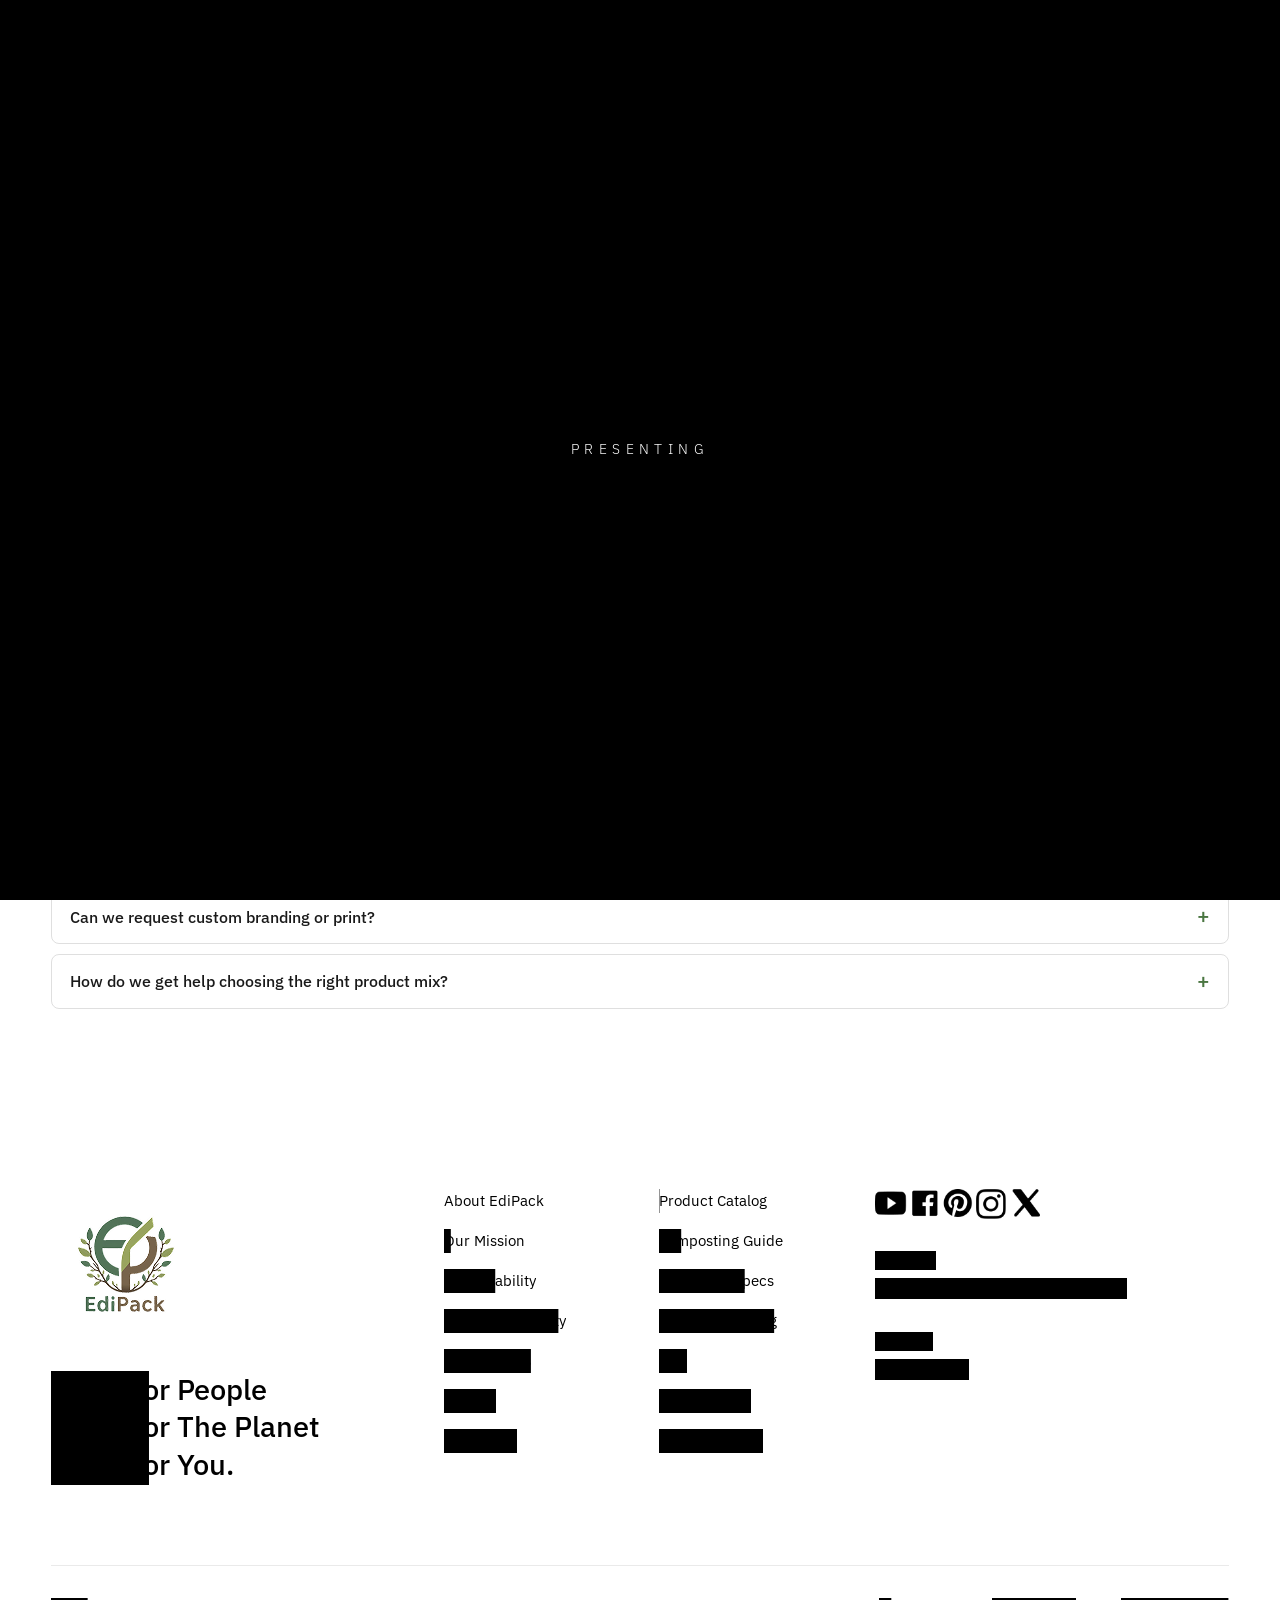
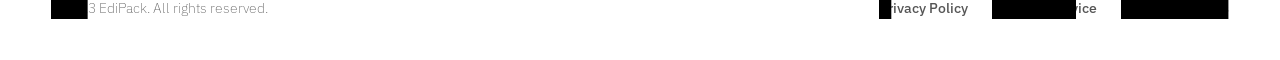
<file: pages/faq.html>
<!doctype html>
<html lang="en">
  <head>
    <meta charset="utf-8" />
    <meta name="viewport" content="width=device-width, initial-scale=1" />
    <title>EdiPack - FAQ</title>
    <link rel="preconnect" href="https://fonts.googleapis.com" />
    <link rel="preconnect" href="https://fonts.gstatic.com" crossorigin />
    <link
      href="https://fonts.googleapis.com/css2?family=IBM+Plex+Sans:wght@200;300;400;500;700&display=swap"
      rel="stylesheet"
    />
    <link rel="stylesheet" href="../styles.css" />
  </head>
  <body>
    <!-- Preloader -->
    <div id="preloader" class="preloader">
      <span class="text-mask preloader-label">
        <span id="preloader-box" class="reveal-box preloader-reveal-box"></span>
        <span class="reveal-copy">Presenting</span>
      </span>
    </div>

    <!-- Header / Navigation -->
    <header data-load-reveal>
      <div class="logo">
        <a href="../index.html" aria-label="Go to EdiPack home page">
          <img src="../images/logo-2x.png" alt="EdiPack Logo" />
        </a>
      </div>
      <button
        type="button"
        class="menu-toggle"
        aria-label="Toggle navigation"
        aria-expanded="false"
        aria-controls="mobile-menu"
      >
        <span></span>
        <span></span>
        <span></span>
      </button>
      <nav>
        <ul>
          <li>
            <a href="about.html">
              <span class="text-mask nav-mask">
                <span
                  class="reveal-box"
                  data-start="0.0"
                  data-end="0.38"
                ></span>
                <span class="reveal-copy">About Us</span>
              </span>
            </a>
          </li>
          <li>
            <a href="products.html">
              <span class="text-mask nav-mask">
                <span
                  class="reveal-box"
                  data-start="0.08"
                  data-end="0.46"
                ></span>
                <span class="reveal-copy">Products</span>
              </span>
            </a>
          </li>
          <li>
            <a href="services.html">
              <span class="text-mask nav-mask">
                <span
                  class="reveal-box"
                  data-start="0.16"
                  data-end="0.54"
                ></span>
                <span class="reveal-copy">Services</span>
              </span>
            </a>
          </li>
          <li>
            <a href="faq.html">
              <span class="text-mask nav-mask">
                <span
                  class="reveal-box"
                  data-start="0.24"
                  data-end="0.62"
                ></span>
                <span class="reveal-copy">FAQ</span>
              </span>
            </a>
          </li>
        </ul>
      </nav>
      <div class="header-actions">
        <a href="contact.html" class="btn">
          <span class="text-mask button-mask">
            <span class="reveal-box" data-start="0.0" data-end="0.42"></span>
            <span class="reveal-copy">Contact</span>
          </span>
        </a>
        <a href="signup.html" class="btn btn-primary">
          <span class="text-mask button-mask">
            <span class="reveal-box" data-start="0.12" data-end="0.54"></span>
            <span class="reveal-copy">Sign Up</span>
          </span>
        </a>
      </div>
    </header>

    <div id="mobile-menu" class="mobile-menu" hidden>
      <div class="mobile-menu-panel">
        <button
          type="button"
          class="mobile-menu-close"
          aria-label="Close navigation menu"
        >
          <span></span>
          <span></span>
        </button>
        <p class="mobile-menu-label">Navigate</p>
        <ul class="mobile-menu-links">
          <li><a href="about.html">About Us</a></li>
          <li><a href="products.html">Products</a></li>
          <li><a href="services.html">Services</a></li>
          <li><a href="faq.html">FAQ</a></li>
        </ul>
        <div class="mobile-menu-actions">
          <a href="contact.html" class="btn">Contact</a>
          <a href="signup.html" class="btn btn-primary">Sign Up</a>
        </div>
      </div>
    </div>

    <!-- Main Content -->
    <main>
      <section class="page-banner" id="faq" data-load-reveal>
        <div class="page-banner-inner">
          <h1>Frequently Asked Questions</h1>
          <p>
            Quick answers about product materials, ordering, and service support
            to help your team make informed packaging decisions.
          </p>
        </div>
      </section>

      <section class="page-section page-section-light faq-section">
        <div class="page-section-inner faq-layout">
          <div class="faq-category">
            <h2>Products &amp; Materials</h2>

            <article class="faq-item is-open">
              <button type="button" class="faq-question" aria-expanded="true">
                <span>Are EdiPack containers certified compostable?</span>
                <span class="faq-icon" aria-hidden="true">+</span>
              </button>
              <div class="faq-answer">
                <p>
                  Yes. Our core range is made using compostable fiber materials
                  developed for commercial food-service composting streams.
                </p>
              </div>
            </article>

            <article class="faq-item">
              <button type="button" class="faq-question" aria-expanded="false">
                <span>Can the packaging handle hot food and liquids?</span>
                <span class="faq-icon" aria-hidden="true">+</span>
              </button>
              <div class="faq-answer">
                <p>
                  Absolutely. We offer multiple formats rated for hot meals,
                  soups, and sauces without compromising structure.
                </p>
              </div>
            </article>

            <article class="faq-item">
              <button type="button" class="faq-question" aria-expanded="false">
                <span>Do you provide sample packs before full orders?</span>
                <span class="faq-icon" aria-hidden="true">+</span>
              </button>
              <div class="faq-answer">
                <p>
                  Yes. Sample packs are available so teams can test fit,
                  stacking, lid closure, and in-service handling first.
                </p>
              </div>
            </article>
          </div>

          <div class="faq-category">
            <h2>Orders &amp; Support</h2>

            <article class="faq-item">
              <button type="button" class="faq-question" aria-expanded="false">
                <span>What is the minimum order quantity?</span>
                <span class="faq-icon" aria-hidden="true">+</span>
              </button>
              <div class="faq-answer">
                <p>
                  Minimum quantities vary by SKU. Reach out to our team and we
                  will share pack sizes and current stock availability.
                </p>
              </div>
            </article>

            <article class="faq-item">
              <button type="button" class="faq-question" aria-expanded="false">
                <span>Can we request custom branding or print?</span>
                <span class="faq-icon" aria-hidden="true">+</span>
              </button>
              <div class="faq-answer">
                <p>
                  Yes. EdiPack supports custom branding options for qualifying
                  order volumes and project timelines.
                </p>
              </div>
            </article>

            <article class="faq-item">
              <button type="button" class="faq-question" aria-expanded="false">
                <span>How do we get help choosing the right product mix?</span>
                <span class="faq-icon" aria-hidden="true">+</span>
              </button>
              <div class="faq-answer">
                <p>
                  Contact our support team with your menu profile and service
                  model. We can recommend a practical starter range.
                </p>
              </div>
            </article>
          </div>
        </div>
      </section>
    </main>

    <!-- Footer -->
    <footer data-scroll-reveal data-reveal-duration="1300">
      <div class="footer-top">
        <div class="footer-brand">
          <img src="../images/logo-2x.png" alt="EdiPack Logo" />
          <p class="brand-slogan">
            <span class="text-mask text-mask-fluid">
              <span class="reveal-box" data-start="0.0" data-end="0.55"></span>
              <span class="reveal-copy"
                >Good For People<br />Good For The Planet<br />Good For
                You.</span
              >
            </span>
          </p>
        </div>

        <div class="footer-links">
          <ul>
            <li>
              <a href="about.html">
                <span class="text-mask nav-mask">
                  <span
                    class="reveal-box"
                    data-start="0.02"
                    data-end="0.34"
                  ></span>
                  <span class="reveal-copy">About EdiPack</span>
                </span>
              </a>
            </li>
            <li>
              <a href="about.html#mission">
                <span class="text-mask nav-mask">
                  <span
                    class="reveal-box"
                    data-start="0.08"
                    data-end="0.4"
                  ></span>
                  <span class="reveal-copy">Our Mission</span>
                </span>
              </a>
            </li>
            <li>
              <a href="about.html#values">
                <span class="text-mask nav-mask">
                  <span
                    class="reveal-box"
                    data-start="0.14"
                    data-end="0.46"
                  ></span>
                  <span class="reveal-copy">Sustainability</span>
                </span>
              </a>
            </li>
            <li>
              <a href="products.html#product-grid">
                <span class="text-mask nav-mask">
                  <span
                    class="reveal-box"
                    data-start="0.2"
                    data-end="0.52"
                  ></span>
                  <span class="reveal-copy">Materials &amp; Safety</span>
                </span>
              </a>
            </li>
            <li>
              <a href="services.html#service-blocks">
                <span class="text-mask nav-mask">
                  <span
                    class="reveal-box"
                    data-start="0.26"
                    data-end="0.58"
                  ></span>
                  <span class="reveal-copy">Case Studies</span>
                </span>
              </a>
            </li>
            <li>
              <a href="about.html#team">
                <span class="text-mask nav-mask">
                  <span
                    class="reveal-box"
                    data-start="0.32"
                    data-end="0.64"
                  ></span>
                  <span class="reveal-copy">Careers</span>
                </span>
              </a>
            </li>
            <li>
              <a href="../index.html">
                <span class="text-mask nav-mask">
                  <span
                    class="reveal-box"
                    data-start="0.38"
                    data-end="0.7"
                  ></span>
                  <span class="reveal-copy">Newsroom</span>
                </span>
              </a>
            </li>
          </ul>
        </div>

        <div class="footer-links">
          <ul>
            <li>
              <a href="products.html">
                <span class="text-mask nav-mask">
                  <span
                    class="reveal-box"
                    data-start="0.04"
                    data-end="0.36"
                  ></span>
                  <span class="reveal-copy">Product Catalog</span>
                </span>
              </a>
            </li>
            <li>
              <a href="faq.html">
                <span class="text-mask nav-mask">
                  <span
                    class="reveal-box"
                    data-start="0.1"
                    data-end="0.42"
                  ></span>
                  <span class="reveal-copy">Composting Guide</span>
                </span>
              </a>
            </li>
            <li>
              <a href="products.html#product-grid">
                <span class="text-mask nav-mask">
                  <span
                    class="reveal-box"
                    data-start="0.16"
                    data-end="0.48"
                  ></span>
                  <span class="reveal-copy">Packaging Specs</span>
                </span>
              </a>
            </li>
            <li>
              <a href="services.html#service-blocks">
                <span class="text-mask nav-mask">
                  <span
                    class="reveal-box"
                    data-start="0.22"
                    data-end="0.54"
                  ></span>
                  <span class="reveal-copy">Custom Branding</span>
                </span>
              </a>
            </li>
            <li>
              <a href="faq.html">
                <span class="text-mask nav-mask">
                  <span
                    class="reveal-box"
                    data-start="0.28"
                    data-end="0.6"
                  ></span>
                  <span class="reveal-copy">FAQ</span>
                </span>
              </a>
            </li>
            <li>
              <a href="contact.html">
                <span class="text-mask nav-mask">
                  <span
                    class="reveal-box"
                    data-start="0.34"
                    data-end="0.66"
                  ></span>
                  <span class="reveal-copy">Contact Sales</span>
                </span>
              </a>
            </li>
            <li>
              <a href="contact.html">
                <span class="text-mask nav-mask">
                  <span
                    class="reveal-box"
                    data-start="0.4"
                    data-end="0.72"
                  ></span>
                  <span class="reveal-copy">Support Center</span>
                </span>
              </a>
            </li>
          </ul>
        </div>

        <div class="footer-contact">
          <div class="social-icons">
            <img
              src="../images/social-logo-pack_2x.png"
              alt="Social Media Links"
              style="
                height: 30px;
                object-fit: contain;
                background: transparent;
                border-radius: 0;
              "
            />
          </div>
          <div class="address-info">
            <h4>
              <span class="text-mask text-mask-fluid">
                <span class="reveal-box" data-start="0.3" data-end="0.7"></span>
                <span class="reveal-copy">Address:</span>
              </span>
            </h4>
            <p>
              <span class="text-mask text-mask-fluid">
                <span
                  class="reveal-box"
                  data-start="0.36"
                  data-end="0.82"
                ></span>
                <span class="reveal-copy"
                  >Level 1, 12 Sample St., Sydney NSW 2000</span
                >
              </span>
            </p>
          </div>
          <div class="contact-info">
            <h4>
              <span class="text-mask text-mask-fluid">
                <span
                  class="reveal-box"
                  data-start="0.48"
                  data-end="0.82"
                ></span>
                <span class="reveal-copy">Contact:</span>
              </span>
            </h4>
            <p>
              <span class="text-mask text-mask-fluid">
                <span
                  class="reveal-box"
                  data-start="0.6"
                  data-end="0.98"
                ></span>
                <span class="reveal-copy">1800 123 4567</span>
              </span>
            </p>
          </div>
        </div>
      </div>

      <div class="footer-bottom">
        <p>
          <span class="text-mask text-mask-fluid">
            <span class="reveal-box" data-start="0.0" data-end="0.48"></span>
            <span class="reveal-copy"
              >&copy; 2023 EdiPack. All rights reserved.</span
            >
          </span>
        </p>
        <div class="legal-links">
          <a href="#">
            <span class="text-mask nav-mask">
              <span class="reveal-box" data-start="0.08" data-end="0.42"></span>
              <span class="reveal-copy">Privacy Policy</span>
            </span>
          </a>
          <a href="#">
            <span class="text-mask nav-mask">
              <span class="reveal-box" data-start="0.16" data-end="0.5"></span>
              <span class="reveal-copy">Terms of Service</span>
            </span>
          </a>
          <a href="#">
            <span class="text-mask nav-mask">
              <span class="reveal-box" data-start="0.24" data-end="0.58"></span>
              <span class="reveal-copy">Cookies Settings</span>
            </span>
          </a>
        </div>
      </div>
    </footer>

    <script>
      document.addEventListener("DOMContentLoaded", () => {
        const groups = document.querySelectorAll(".faq-category");

        groups.forEach((group) => {
          const items = group.querySelectorAll(".faq-item");

          items.forEach((item) => {
            const button = item.querySelector(".faq-question");
            if (!button) {
              return;
            }

            button.addEventListener("click", () => {
              const shouldOpen = !item.classList.contains("is-open");

              items.forEach((otherItem) => {
                const otherButton = otherItem.querySelector(".faq-question");
                otherItem.classList.remove("is-open");
                if (otherButton) {
                  otherButton.setAttribute("aria-expanded", "false");
                }
              });

              if (shouldOpen) {
                item.classList.add("is-open");
                button.setAttribute("aria-expanded", "true");
              }
            });
          });
        });
      });
    </script>
    <script src="../script.js"></script>
  </body>
</html>
</file>
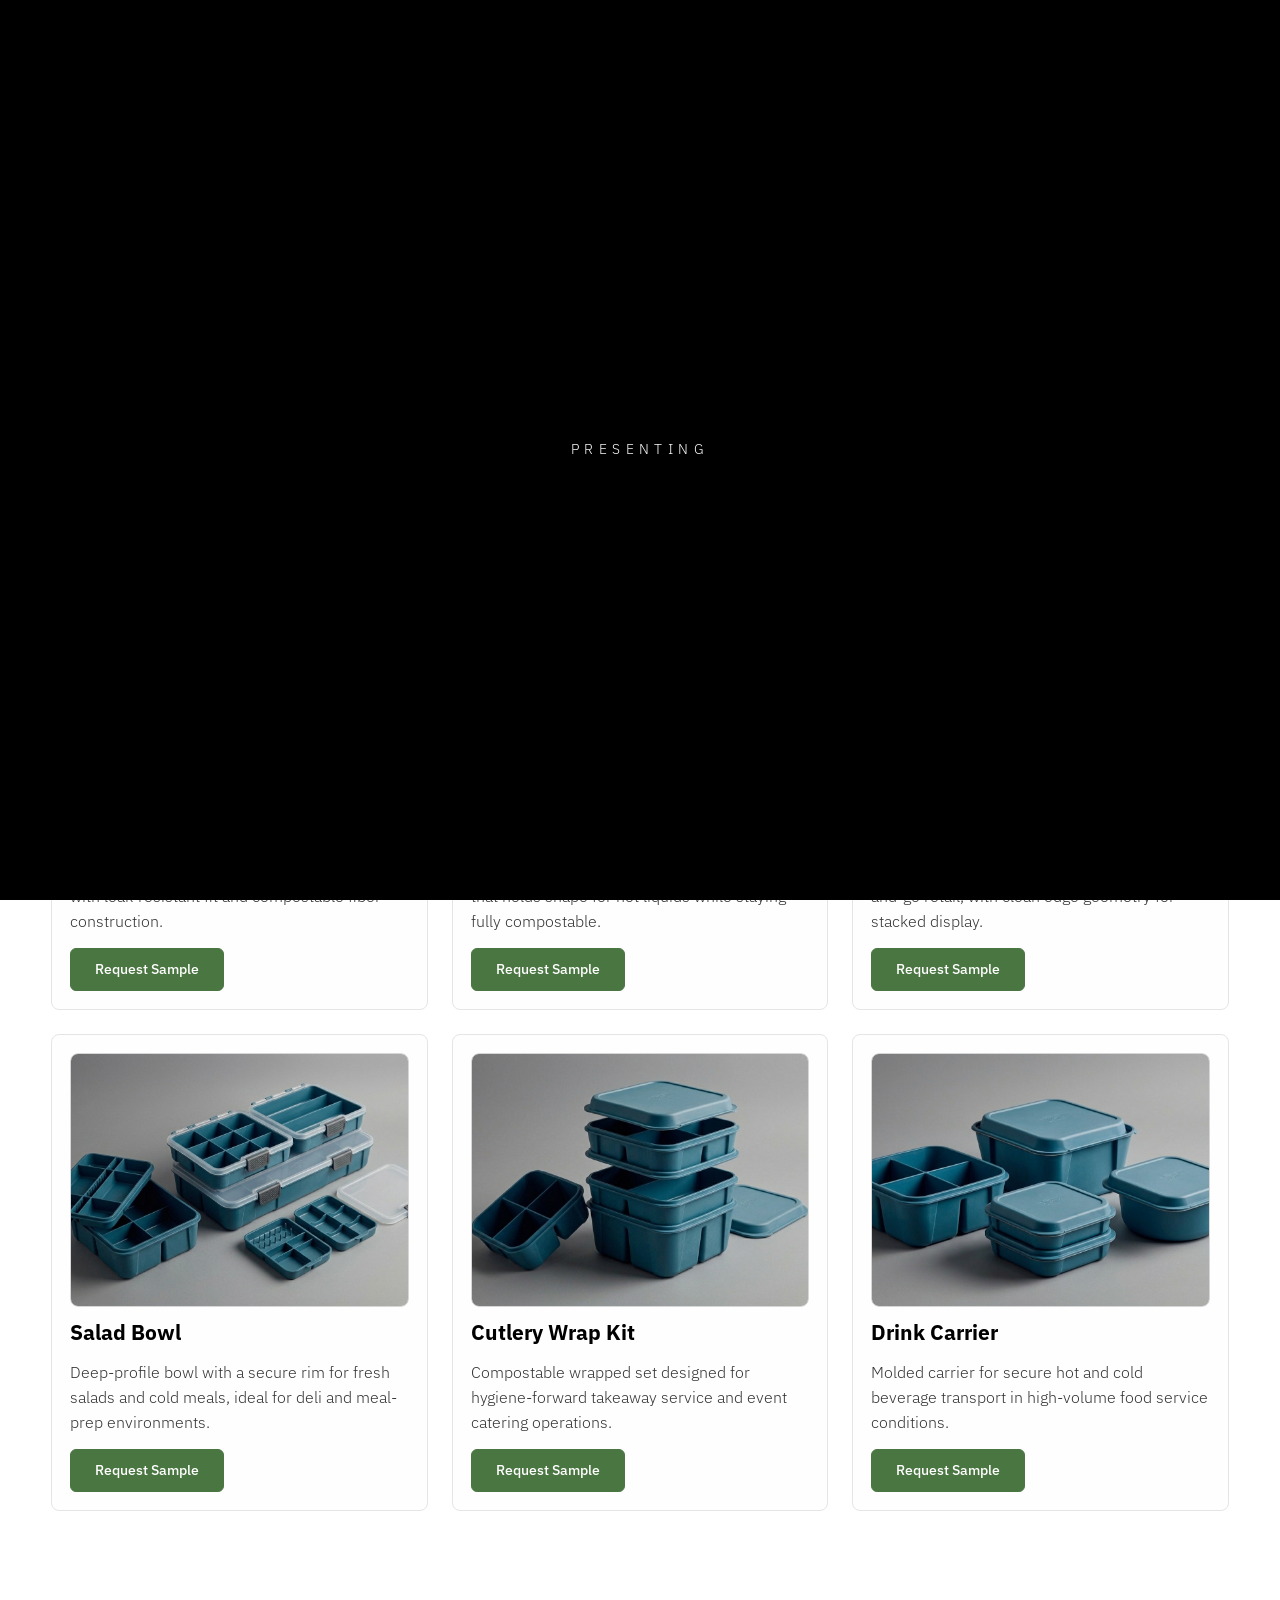
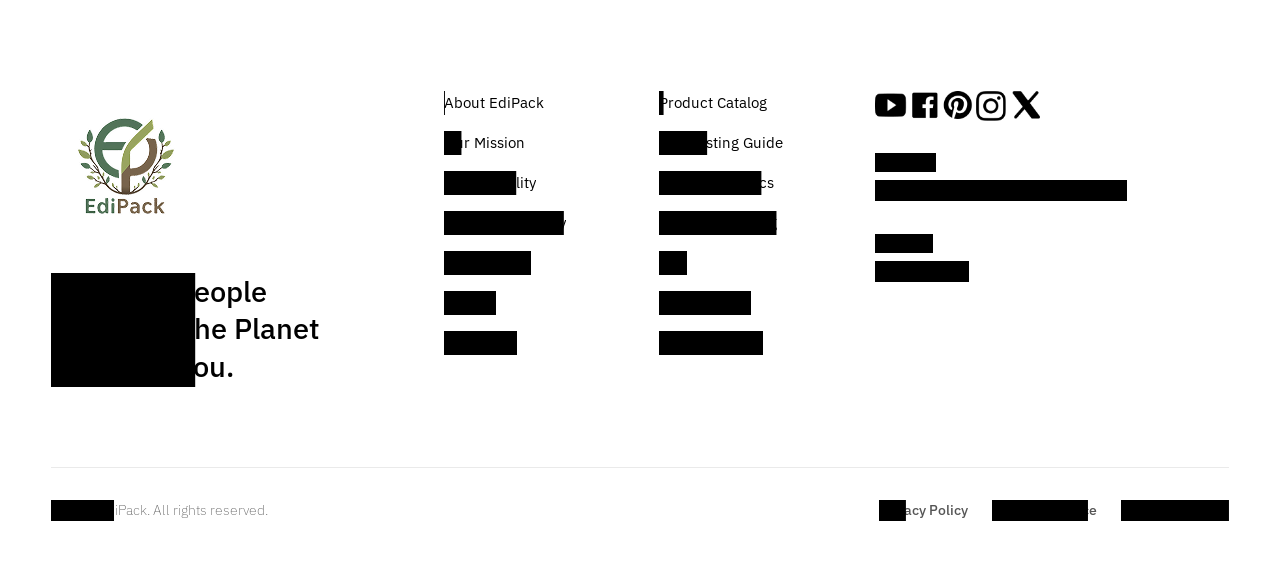
<file: pages/products.html>
<!doctype html>
<html lang="en">
  <head>
    <meta charset="utf-8" />
    <meta name="viewport" content="width=device-width, initial-scale=1" />
    <title>EdiPack - Products</title>
    <link rel="preconnect" href="https://fonts.googleapis.com" />
    <link rel="preconnect" href="https://fonts.gstatic.com" crossorigin />
    <link
      href="https://fonts.googleapis.com/css2?family=IBM+Plex+Sans:wght@200;300;400;500;700&display=swap"
      rel="stylesheet"
    />
    <link rel="stylesheet" href="../styles.css" />
  </head>
  <body>
    <!-- Preloader -->
    <div id="preloader" class="preloader">
      <span class="text-mask preloader-label">
        <span id="preloader-box" class="reveal-box preloader-reveal-box"></span>
        <span class="reveal-copy">Presenting</span>
      </span>
    </div>

    <!-- Header / Navigation -->
    <header data-load-reveal>
      <div class="logo">
        <a href="../index.html" aria-label="Go to EdiPack home page">
          <img src="../images/logo-2x.png" alt="EdiPack Logo" />
        </a>
      </div>
      <button
        type="button"
        class="menu-toggle"
        aria-label="Toggle navigation"
        aria-expanded="false"
        aria-controls="mobile-menu"
      >
        <span></span>
        <span></span>
        <span></span>
      </button>
      <nav>
        <ul>
          <li>
            <a href="about.html">
              <span class="text-mask nav-mask">
                <span
                  class="reveal-box"
                  data-start="0.0"
                  data-end="0.38"
                ></span>
                <span class="reveal-copy">About Us</span>
              </span>
            </a>
          </li>
          <li>
            <a href="products.html">
              <span class="text-mask nav-mask">
                <span
                  class="reveal-box"
                  data-start="0.08"
                  data-end="0.46"
                ></span>
                <span class="reveal-copy">Products</span>
              </span>
            </a>
          </li>
          <li>
            <a href="services.html">
              <span class="text-mask nav-mask">
                <span
                  class="reveal-box"
                  data-start="0.16"
                  data-end="0.54"
                ></span>
                <span class="reveal-copy">Services</span>
              </span>
            </a>
          </li>
          <li>
            <a href="faq.html">
              <span class="text-mask nav-mask">
                <span
                  class="reveal-box"
                  data-start="0.24"
                  data-end="0.62"
                ></span>
                <span class="reveal-copy">FAQ</span>
              </span>
            </a>
          </li>
        </ul>
      </nav>
      <div class="header-actions">
        <a href="contact.html" class="btn">
          <span class="text-mask button-mask">
            <span class="reveal-box" data-start="0.0" data-end="0.42"></span>
            <span class="reveal-copy">Contact</span>
          </span>
        </a>
        <a href="signup.html" class="btn btn-primary">
          <span class="text-mask button-mask">
            <span class="reveal-box" data-start="0.12" data-end="0.54"></span>
            <span class="reveal-copy">Sign Up</span>
          </span>
        </a>
      </div>
    </header>

    <div id="mobile-menu" class="mobile-menu" hidden>
      <div class="mobile-menu-panel">
        <button
          type="button"
          class="mobile-menu-close"
          aria-label="Close navigation menu"
        >
          <span></span>
          <span></span>
        </button>
        <p class="mobile-menu-label">Navigate</p>
        <ul class="mobile-menu-links">
          <li><a href="about.html">About Us</a></li>
          <li><a href="products.html">Products</a></li>
          <li><a href="services.html">Services</a></li>
          <li><a href="faq.html">FAQ</a></li>
        </ul>
        <div class="mobile-menu-actions">
          <a href="contact.html" class="btn">Contact</a>
          <a href="signup.html" class="btn btn-primary">Sign Up</a>
        </div>
      </div>
    </div>

    <!-- Main Content -->
    <main>
      <section class="page-banner" id="products" data-load-reveal>
        <div class="page-banner-inner">
          <h1>Compostable Packaging Products</h1>
          <p>
            Browse our core food-service range. Every unit is designed for
            strength, stackability, and clean end-of-life compostability.
          </p>
          <div class="hero-buttons">
            <a href="#product-grid" class="btn btn-primary">Explore Range</a>
            <a href="contact.html#contact" class="btn btn-outline"
              >Request Pricing</a
            >
          </div>
        </div>
      </section>

      <section class="page-section page-section-light" id="product-grid">
        <div class="page-section-inner">
          <div class="product-grid">
            <article class="product-card">
              <div class="product-image-frame">
                <img
                  class="placeholder-image"
                  src="../images/type-of-boxes/type1.png"
                  alt="Placeholder image for compostable clamshell meal box"
                />
              </div>
              <h3>Clamshell Meal Box</h3>
              <p>
                Durable hinged container for takeaway meals, with leak-resistant
                fit and compostable fiber construction.
              </p>
              <a href="contact.html#contact" class="btn btn-primary"
                >Request Sample</a
              >
            </article>

            <article class="product-card">
              <div class="product-image-frame">
                <img
                  class="placeholder-image"
                  src="../images/type-of-boxes/type2.png"
                  alt="Placeholder image for compostable soup bowl and lid"
                />
              </div>
              <h3>Soup Bowl Set</h3>
              <p>
                Heat-ready bowl and vented lid combination that holds shape for
                hot liquids while staying fully compostable.
              </p>
              <a href="contact.html#contact" class="btn btn-primary"
                >Request Sample</a
              >
            </article>

            <article class="product-card">
              <div class="product-image-frame">
                <img
                  class="placeholder-image"
                  src="../images/type-of-boxes/type3.png"
                  alt="Placeholder image for compostable snack tray"
                />
              </div>
              <h3>Snack Tray</h3>
              <p>
                Lightweight tray for bakery counters and grab-and-go retail,
                with clean edge geometry for stacked display.
              </p>
              <a href="contact.html#contact" class="btn btn-primary"
                >Request Sample</a
              >
            </article>

            <article class="product-card">
              <div class="product-image-frame">
                <img
                  class="placeholder-image"
                  src="../images/type-of-boxes/type4.png"
                  alt="Placeholder image for compostable salad bowl"
                />
              </div>
              <h3>Salad Bowl</h3>
              <p>
                Deep-profile bowl with a secure rim for fresh salads and cold
                meals, ideal for deli and meal-prep environments.
              </p>
              <a href="contact.html#contact" class="btn btn-primary"
                >Request Sample</a
              >
            </article>

            <article class="product-card">
              <div class="product-image-frame">
                <img
                  class="placeholder-image"
                  src="../images/type-of-boxes/type%205.png"
                  alt="Placeholder image for compostable cutlery wrap"
                />
              </div>
              <h3>Cutlery Wrap Kit</h3>
              <p>
                Compostable wrapped set designed for hygiene-forward takeaway
                service and event catering operations.
              </p>
              <a href="contact.html#contact" class="btn btn-primary"
                >Request Sample</a
              >
            </article>

            <article class="product-card">
              <div class="product-image-frame">
                <img
                  class="placeholder-image"
                  src="../images/type-of-boxes/type%206.png"
                  alt="Placeholder image for compostable drink carrier"
                />
              </div>
              <h3>Drink Carrier</h3>
              <p>
                Molded carrier for secure hot and cold beverage transport in
                high-volume food service conditions.
              </p>
              <a href="contact.html#contact" class="btn btn-primary"
                >Request Sample</a
              >
            </article>
          </div>
        </div>
      </section>
    </main>

    <!-- Footer -->
    <footer data-scroll-reveal data-reveal-duration="1300">
      <div class="footer-top">
        <div class="footer-brand">
          <img src="../images/logo-2x.png" alt="EdiPack Logo" />
          <p class="brand-slogan">
            <span class="text-mask text-mask-fluid">
              <span class="reveal-box" data-start="0.0" data-end="0.55"></span>
              <span class="reveal-copy"
                >Good For People<br />Good For The Planet<br />Good For
                You.</span
              >
            </span>
          </p>
        </div>

        <div class="footer-links">
          <ul>
            <li>
              <a href="about.html">
                <span class="text-mask nav-mask">
                  <span
                    class="reveal-box"
                    data-start="0.02"
                    data-end="0.34"
                  ></span>
                  <span class="reveal-copy">About EdiPack</span>
                </span>
              </a>
            </li>
            <li>
              <a href="about.html#mission">
                <span class="text-mask nav-mask">
                  <span
                    class="reveal-box"
                    data-start="0.08"
                    data-end="0.4"
                  ></span>
                  <span class="reveal-copy">Our Mission</span>
                </span>
              </a>
            </li>
            <li>
              <a href="about.html#values">
                <span class="text-mask nav-mask">
                  <span
                    class="reveal-box"
                    data-start="0.14"
                    data-end="0.46"
                  ></span>
                  <span class="reveal-copy">Sustainability</span>
                </span>
              </a>
            </li>
            <li>
              <a href="products.html#product-grid">
                <span class="text-mask nav-mask">
                  <span
                    class="reveal-box"
                    data-start="0.2"
                    data-end="0.52"
                  ></span>
                  <span class="reveal-copy">Materials &amp; Safety</span>
                </span>
              </a>
            </li>
            <li>
              <a href="services.html#service-blocks">
                <span class="text-mask nav-mask">
                  <span
                    class="reveal-box"
                    data-start="0.26"
                    data-end="0.58"
                  ></span>
                  <span class="reveal-copy">Case Studies</span>
                </span>
              </a>
            </li>
            <li>
              <a href="about.html#team">
                <span class="text-mask nav-mask">
                  <span
                    class="reveal-box"
                    data-start="0.32"
                    data-end="0.64"
                  ></span>
                  <span class="reveal-copy">Careers</span>
                </span>
              </a>
            </li>
            <li>
              <a href="../index.html">
                <span class="text-mask nav-mask">
                  <span
                    class="reveal-box"
                    data-start="0.38"
                    data-end="0.7"
                  ></span>
                  <span class="reveal-copy">Newsroom</span>
                </span>
              </a>
            </li>
          </ul>
        </div>

        <div class="footer-links">
          <ul>
            <li>
              <a href="products.html">
                <span class="text-mask nav-mask">
                  <span
                    class="reveal-box"
                    data-start="0.04"
                    data-end="0.36"
                  ></span>
                  <span class="reveal-copy">Product Catalog</span>
                </span>
              </a>
            </li>
            <li>
              <a href="faq.html">
                <span class="text-mask nav-mask">
                  <span
                    class="reveal-box"
                    data-start="0.1"
                    data-end="0.42"
                  ></span>
                  <span class="reveal-copy">Composting Guide</span>
                </span>
              </a>
            </li>
            <li>
              <a href="products.html#product-grid">
                <span class="text-mask nav-mask">
                  <span
                    class="reveal-box"
                    data-start="0.16"
                    data-end="0.48"
                  ></span>
                  <span class="reveal-copy">Packaging Specs</span>
                </span>
              </a>
            </li>
            <li>
              <a href="services.html#service-blocks">
                <span class="text-mask nav-mask">
                  <span
                    class="reveal-box"
                    data-start="0.22"
                    data-end="0.54"
                  ></span>
                  <span class="reveal-copy">Custom Branding</span>
                </span>
              </a>
            </li>
            <li>
              <a href="faq.html">
                <span class="text-mask nav-mask">
                  <span
                    class="reveal-box"
                    data-start="0.28"
                    data-end="0.6"
                  ></span>
                  <span class="reveal-copy">FAQ</span>
                </span>
              </a>
            </li>
            <li>
              <a href="contact.html">
                <span class="text-mask nav-mask">
                  <span
                    class="reveal-box"
                    data-start="0.34"
                    data-end="0.66"
                  ></span>
                  <span class="reveal-copy">Contact Sales</span>
                </span>
              </a>
            </li>
            <li>
              <a href="contact.html">
                <span class="text-mask nav-mask">
                  <span
                    class="reveal-box"
                    data-start="0.4"
                    data-end="0.72"
                  ></span>
                  <span class="reveal-copy">Support Center</span>
                </span>
              </a>
            </li>
          </ul>
        </div>

        <div class="footer-contact">
          <div class="social-icons">
            <img
              src="../images/social-logo-pack_2x.png"
              alt="Social Media Links"
              style="
                height: 30px;
                object-fit: contain;
                background: transparent;
                border-radius: 0;
              "
            />
          </div>
          <div class="address-info">
            <h4>
              <span class="text-mask text-mask-fluid">
                <span class="reveal-box" data-start="0.3" data-end="0.7"></span>
                <span class="reveal-copy">Address:</span>
              </span>
            </h4>
            <p>
              <span class="text-mask text-mask-fluid">
                <span
                  class="reveal-box"
                  data-start="0.36"
                  data-end="0.82"
                ></span>
                <span class="reveal-copy"
                  >Level 1, 12 Sample St., Sydney NSW 2000</span
                >
              </span>
            </p>
          </div>
          <div class="contact-info">
            <h4>
              <span class="text-mask text-mask-fluid">
                <span
                  class="reveal-box"
                  data-start="0.48"
                  data-end="0.82"
                ></span>
                <span class="reveal-copy">Contact:</span>
              </span>
            </h4>
            <p>
              <span class="text-mask text-mask-fluid">
                <span
                  class="reveal-box"
                  data-start="0.6"
                  data-end="0.98"
                ></span>
                <span class="reveal-copy">1800 123 4567</span>
              </span>
            </p>
          </div>
        </div>
      </div>

      <div class="footer-bottom">
        <p>
          <span class="text-mask text-mask-fluid">
            <span class="reveal-box" data-start="0.0" data-end="0.48"></span>
            <span class="reveal-copy"
              >&copy; 2023 EdiPack. All rights reserved.</span
            >
          </span>
        </p>
        <div class="legal-links">
          <a href="#">
            <span class="text-mask nav-mask">
              <span class="reveal-box" data-start="0.08" data-end="0.42"></span>
              <span class="reveal-copy">Privacy Policy</span>
            </span>
          </a>
          <a href="#">
            <span class="text-mask nav-mask">
              <span class="reveal-box" data-start="0.16" data-end="0.5"></span>
              <span class="reveal-copy">Terms of Service</span>
            </span>
          </a>
          <a href="#">
            <span class="text-mask nav-mask">
              <span class="reveal-box" data-start="0.24" data-end="0.58"></span>
              <span class="reveal-copy">Cookies Settings</span>
            </span>
          </a>
        </div>
      </div>
    </footer>

    <script src="../script.js"></script>
  </body>
</html>
</file>
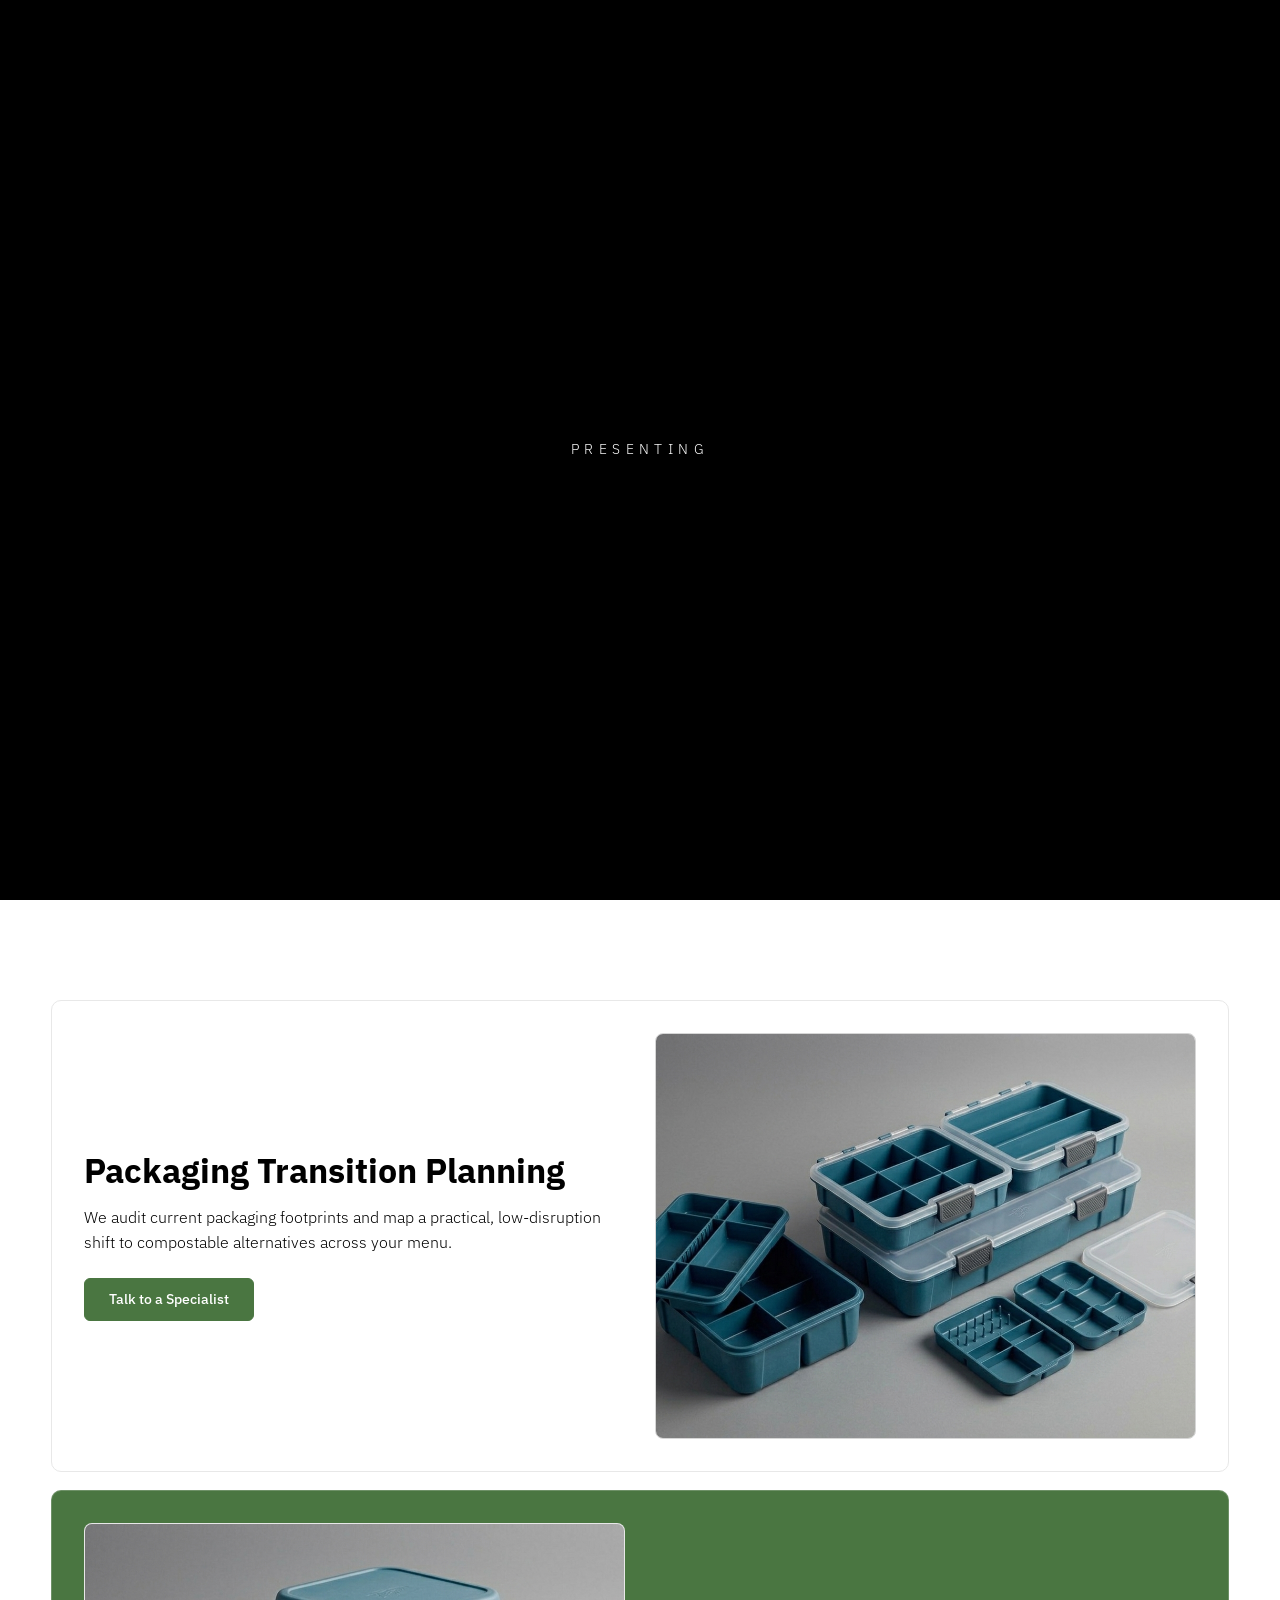
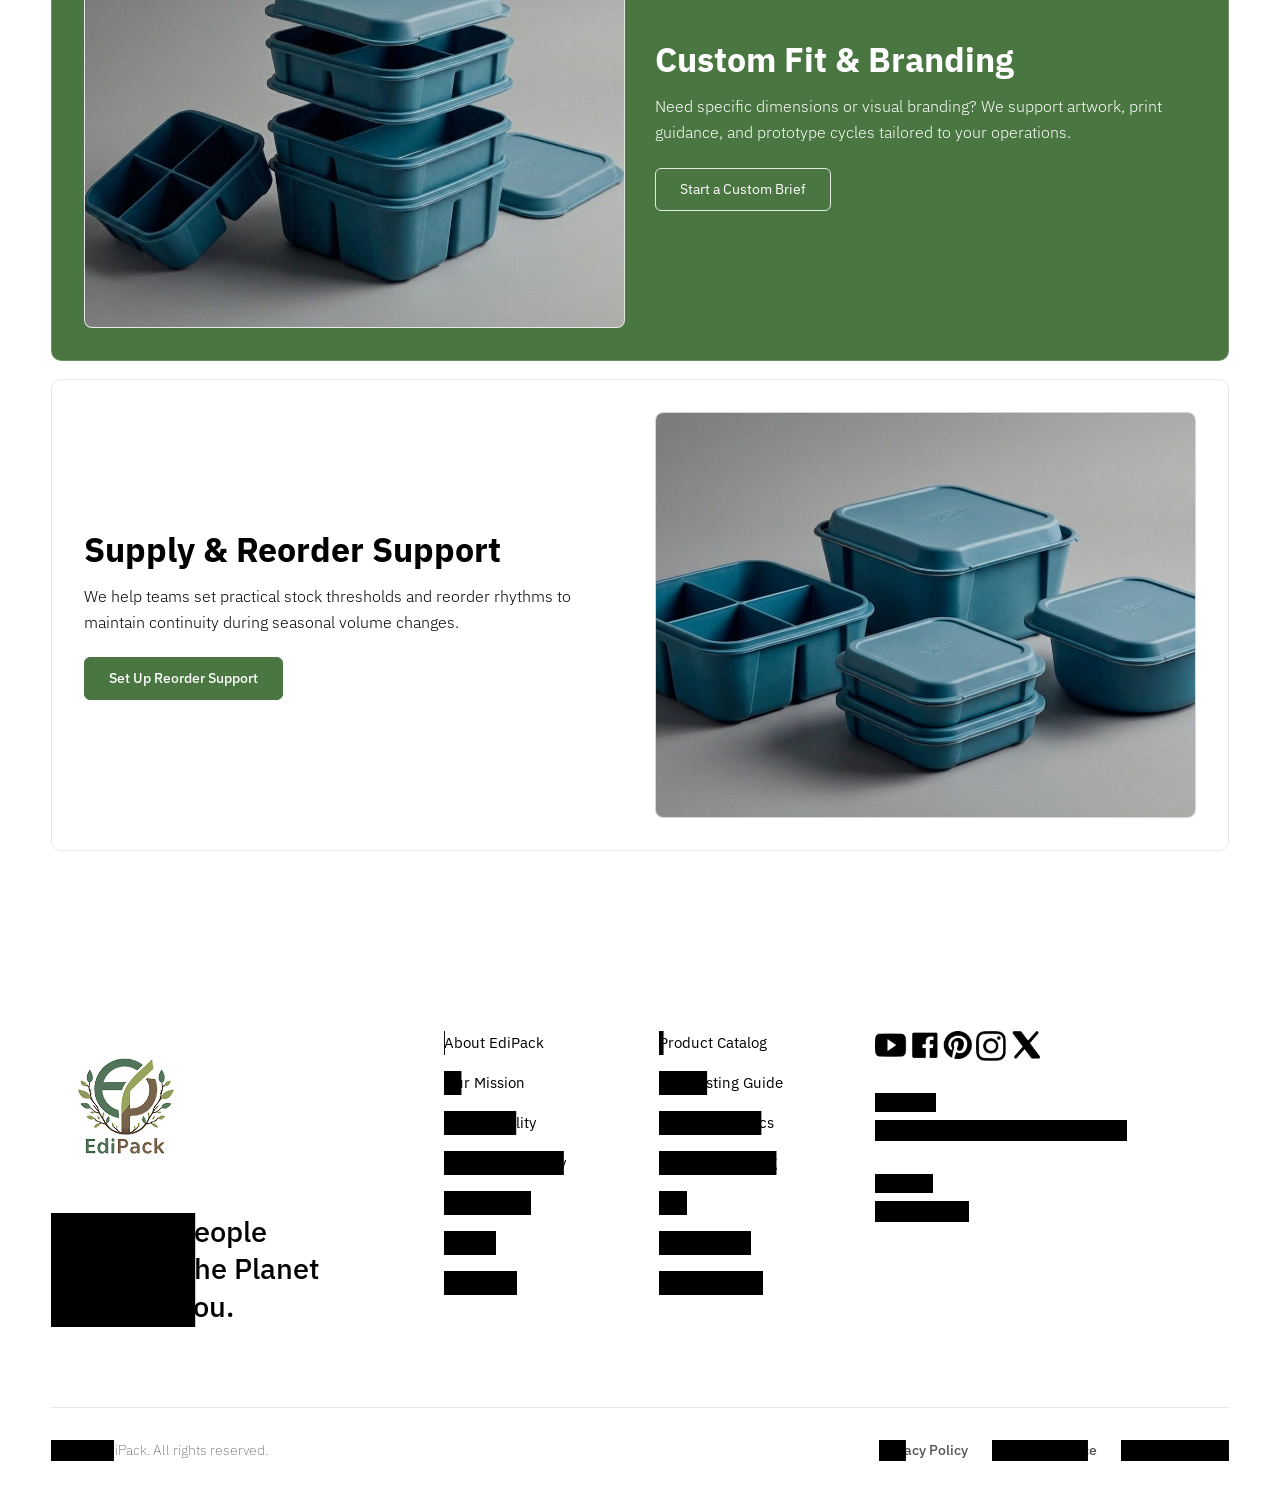
<file: pages/services.html>
<!doctype html>
<html lang="en">
  <head>
    <meta charset="utf-8" />
    <meta name="viewport" content="width=device-width, initial-scale=1" />
    <title>EdiPack - Services</title>
    <link rel="preconnect" href="https://fonts.googleapis.com" />
    <link rel="preconnect" href="https://fonts.gstatic.com" crossorigin />
    <link
      href="https://fonts.googleapis.com/css2?family=IBM+Plex+Sans:wght@200;300;400;500;700&display=swap"
      rel="stylesheet"
    />
    <link rel="stylesheet" href="../styles.css" />
  </head>
  <body>
    <!-- Preloader -->
    <div id="preloader" class="preloader">
      <span class="text-mask preloader-label">
        <span id="preloader-box" class="reveal-box preloader-reveal-box"></span>
        <span class="reveal-copy">Presenting</span>
      </span>
    </div>

    <!-- Header / Navigation -->
    <header data-load-reveal>
      <div class="logo">
        <a href="../index.html" aria-label="Go to EdiPack home page">
          <img src="../images/logo-2x.png" alt="EdiPack Logo" />
        </a>
      </div>
      <button
        type="button"
        class="menu-toggle"
        aria-label="Toggle navigation"
        aria-expanded="false"
        aria-controls="mobile-menu"
      >
        <span></span>
        <span></span>
        <span></span>
      </button>
      <nav>
        <ul>
          <li>
            <a href="about.html">
              <span class="text-mask nav-mask">
                <span
                  class="reveal-box"
                  data-start="0.0"
                  data-end="0.38"
                ></span>
                <span class="reveal-copy">About Us</span>
              </span>
            </a>
          </li>
          <li>
            <a href="products.html">
              <span class="text-mask nav-mask">
                <span
                  class="reveal-box"
                  data-start="0.08"
                  data-end="0.46"
                ></span>
                <span class="reveal-copy">Products</span>
              </span>
            </a>
          </li>
          <li>
            <a href="services.html">
              <span class="text-mask nav-mask">
                <span
                  class="reveal-box"
                  data-start="0.16"
                  data-end="0.54"
                ></span>
                <span class="reveal-copy">Services</span>
              </span>
            </a>
          </li>
          <li>
            <a href="faq.html">
              <span class="text-mask nav-mask">
                <span
                  class="reveal-box"
                  data-start="0.24"
                  data-end="0.62"
                ></span>
                <span class="reveal-copy">FAQ</span>
              </span>
            </a>
          </li>
        </ul>
      </nav>
      <div class="header-actions">
        <a href="contact.html" class="btn">
          <span class="text-mask button-mask">
            <span class="reveal-box" data-start="0.0" data-end="0.42"></span>
            <span class="reveal-copy">Contact</span>
          </span>
        </a>
        <a href="signup.html" class="btn btn-primary">
          <span class="text-mask button-mask">
            <span class="reveal-box" data-start="0.12" data-end="0.54"></span>
            <span class="reveal-copy">Sign Up</span>
          </span>
        </a>
      </div>
    </header>

    <div id="mobile-menu" class="mobile-menu" hidden>
      <div class="mobile-menu-panel">
        <button
          type="button"
          class="mobile-menu-close"
          aria-label="Close navigation menu"
        >
          <span></span>
          <span></span>
        </button>
        <p class="mobile-menu-label">Navigate</p>
        <ul class="mobile-menu-links">
          <li><a href="about.html">About Us</a></li>
          <li><a href="products.html">Products</a></li>
          <li><a href="services.html">Services</a></li>
          <li><a href="faq.html">FAQ</a></li>
        </ul>
        <div class="mobile-menu-actions">
          <a href="contact.html" class="btn">Contact</a>
          <a href="signup.html" class="btn btn-primary">Sign Up</a>
        </div>
      </div>
    </div>

    <!-- Main Content -->
    <main>
      <section class="hero" id="services">
        <div class="hero-container">
          <div class="hero-content" data-load-reveal>
            <h1 class="hero-title">Services Built for Sustainable Growth</h1>
            <p class="hero-subcopy">
              From packaging consultation to custom development support, EdiPack
              helps food brands move to compostable formats with confidence.
            </p>
            <div class="hero-buttons">
              <a href="#service-blocks" class="btn btn-primary"
                >View Services</a
              >
              <a href="contact.html#contact" class="btn btn-outline"
                >Book Consultation</a
              >
            </div>
          </div>
        </div>
        <div class="hero-image">
          <img
            src="../images/box-with-lid-open_2x.jpg"
            alt="EdiPack service and packaging support"
          />
        </div>
      </section>

      <section class="page-section page-section-light" id="service-blocks">
        <div class="page-section-inner service-blocks">
          <article class="service-block">
            <div class="service-block-copy">
              <h2>Packaging Transition Planning</h2>
              <p>
                We audit current packaging footprints and map a practical,
                low-disruption shift to compostable alternatives across your
                menu.
              </p>
              <a href="contact.html#contact" class="btn btn-primary"
                >Talk to a Specialist</a
              >
            </div>
            <div class="service-block-media">
              <img
                class="placeholder-image"
                src="../images/type-of-boxes/type4.png"
                alt="Placeholder image for packaging transition planning service"
              />
            </div>
          </article>

          <article
            class="service-block service-block-dark service-block-reverse"
          >
            <div class="service-block-copy">
              <h2>Custom Fit & Branding</h2>
              <p>
                Need specific dimensions or visual branding? We support artwork,
                print guidance, and prototype cycles tailored to your
                operations.
              </p>
              <a href="contact.html#contact" class="btn btn-outline"
                >Start a Custom Brief</a
              >
            </div>
            <div class="service-block-media">
              <img
                class="placeholder-image"
                src="../images/type-of-boxes/type%205.png"
                alt="Placeholder image for custom fit and branding service"
              />
            </div>
          </article>

          <article class="service-block">
            <div class="service-block-copy">
              <h2>Supply & Reorder Support</h2>
              <p>
                We help teams set practical stock thresholds and reorder rhythms
                to maintain continuity during seasonal volume changes.
              </p>
              <a href="contact.html#contact" class="btn btn-primary"
                >Set Up Reorder Support</a
              >
            </div>
            <div class="service-block-media">
              <img
                class="placeholder-image"
                src="../images/type-of-boxes/type%206.png"
                alt="Placeholder image for supply and reorder support service"
              />
            </div>
          </article>
        </div>
      </section>
    </main>

    <!-- Footer -->
    <footer data-scroll-reveal data-reveal-duration="1300">
      <div class="footer-top">
        <div class="footer-brand">
          <img src="../images/logo-2x.png" alt="EdiPack Logo" />
          <p class="brand-slogan">
            <span class="text-mask text-mask-fluid">
              <span class="reveal-box" data-start="0.0" data-end="0.55"></span>
              <span class="reveal-copy"
                >Good For People<br />Good For The Planet<br />Good For
                You.</span
              >
            </span>
          </p>
        </div>

        <div class="footer-links">
          <ul>
            <li>
              <a href="about.html">
                <span class="text-mask nav-mask">
                  <span
                    class="reveal-box"
                    data-start="0.02"
                    data-end="0.34"
                  ></span>
                  <span class="reveal-copy">About EdiPack</span>
                </span>
              </a>
            </li>
            <li>
              <a href="about.html#mission">
                <span class="text-mask nav-mask">
                  <span
                    class="reveal-box"
                    data-start="0.08"
                    data-end="0.4"
                  ></span>
                  <span class="reveal-copy">Our Mission</span>
                </span>
              </a>
            </li>
            <li>
              <a href="about.html#values">
                <span class="text-mask nav-mask">
                  <span
                    class="reveal-box"
                    data-start="0.14"
                    data-end="0.46"
                  ></span>
                  <span class="reveal-copy">Sustainability</span>
                </span>
              </a>
            </li>
            <li>
              <a href="products.html#product-grid">
                <span class="text-mask nav-mask">
                  <span
                    class="reveal-box"
                    data-start="0.2"
                    data-end="0.52"
                  ></span>
                  <span class="reveal-copy">Materials &amp; Safety</span>
                </span>
              </a>
            </li>
            <li>
              <a href="services.html#service-blocks">
                <span class="text-mask nav-mask">
                  <span
                    class="reveal-box"
                    data-start="0.26"
                    data-end="0.58"
                  ></span>
                  <span class="reveal-copy">Case Studies</span>
                </span>
              </a>
            </li>
            <li>
              <a href="about.html#team">
                <span class="text-mask nav-mask">
                  <span
                    class="reveal-box"
                    data-start="0.32"
                    data-end="0.64"
                  ></span>
                  <span class="reveal-copy">Careers</span>
                </span>
              </a>
            </li>
            <li>
              <a href="../index.html">
                <span class="text-mask nav-mask">
                  <span
                    class="reveal-box"
                    data-start="0.38"
                    data-end="0.7"
                  ></span>
                  <span class="reveal-copy">Newsroom</span>
                </span>
              </a>
            </li>
          </ul>
        </div>

        <div class="footer-links">
          <ul>
            <li>
              <a href="products.html">
                <span class="text-mask nav-mask">
                  <span
                    class="reveal-box"
                    data-start="0.04"
                    data-end="0.36"
                  ></span>
                  <span class="reveal-copy">Product Catalog</span>
                </span>
              </a>
            </li>
            <li>
              <a href="faq.html">
                <span class="text-mask nav-mask">
                  <span
                    class="reveal-box"
                    data-start="0.1"
                    data-end="0.42"
                  ></span>
                  <span class="reveal-copy">Composting Guide</span>
                </span>
              </a>
            </li>
            <li>
              <a href="products.html#product-grid">
                <span class="text-mask nav-mask">
                  <span
                    class="reveal-box"
                    data-start="0.16"
                    data-end="0.48"
                  ></span>
                  <span class="reveal-copy">Packaging Specs</span>
                </span>
              </a>
            </li>
            <li>
              <a href="services.html#service-blocks">
                <span class="text-mask nav-mask">
                  <span
                    class="reveal-box"
                    data-start="0.22"
                    data-end="0.54"
                  ></span>
                  <span class="reveal-copy">Custom Branding</span>
                </span>
              </a>
            </li>
            <li>
              <a href="faq.html">
                <span class="text-mask nav-mask">
                  <span
                    class="reveal-box"
                    data-start="0.28"
                    data-end="0.6"
                  ></span>
                  <span class="reveal-copy">FAQ</span>
                </span>
              </a>
            </li>
            <li>
              <a href="contact.html">
                <span class="text-mask nav-mask">
                  <span
                    class="reveal-box"
                    data-start="0.34"
                    data-end="0.66"
                  ></span>
                  <span class="reveal-copy">Contact Sales</span>
                </span>
              </a>
            </li>
            <li>
              <a href="contact.html">
                <span class="text-mask nav-mask">
                  <span
                    class="reveal-box"
                    data-start="0.4"
                    data-end="0.72"
                  ></span>
                  <span class="reveal-copy">Support Center</span>
                </span>
              </a>
            </li>
          </ul>
        </div>

        <div class="footer-contact">
          <div class="social-icons">
            <img
              src="../images/social-logo-pack_2x.png"
              alt="Social Media Links"
              style="
                height: 30px;
                object-fit: contain;
                background: transparent;
                border-radius: 0;
              "
            />
          </div>
          <div class="address-info">
            <h4>
              <span class="text-mask text-mask-fluid">
                <span class="reveal-box" data-start="0.3" data-end="0.7"></span>
                <span class="reveal-copy">Address:</span>
              </span>
            </h4>
            <p>
              <span class="text-mask text-mask-fluid">
                <span
                  class="reveal-box"
                  data-start="0.36"
                  data-end="0.82"
                ></span>
                <span class="reveal-copy"
                  >Level 1, 12 Sample St., Sydney NSW 2000</span
                >
              </span>
            </p>
          </div>
          <div class="contact-info">
            <h4>
              <span class="text-mask text-mask-fluid">
                <span
                  class="reveal-box"
                  data-start="0.48"
                  data-end="0.82"
                ></span>
                <span class="reveal-copy">Contact:</span>
              </span>
            </h4>
            <p>
              <span class="text-mask text-mask-fluid">
                <span
                  class="reveal-box"
                  data-start="0.6"
                  data-end="0.98"
                ></span>
                <span class="reveal-copy">1800 123 4567</span>
              </span>
            </p>
          </div>
        </div>
      </div>

      <div class="footer-bottom">
        <p>
          <span class="text-mask text-mask-fluid">
            <span class="reveal-box" data-start="0.0" data-end="0.48"></span>
            <span class="reveal-copy"
              >&copy; 2023 EdiPack. All rights reserved.</span
            >
          </span>
        </p>
        <div class="legal-links">
          <a href="#">
            <span class="text-mask nav-mask">
              <span class="reveal-box" data-start="0.08" data-end="0.42"></span>
              <span class="reveal-copy">Privacy Policy</span>
            </span>
          </a>
          <a href="#">
            <span class="text-mask nav-mask">
              <span class="reveal-box" data-start="0.16" data-end="0.5"></span>
              <span class="reveal-copy">Terms of Service</span>
            </span>
          </a>
          <a href="#">
            <span class="text-mask nav-mask">
              <span class="reveal-box" data-start="0.24" data-end="0.58"></span>
              <span class="reveal-copy">Cookies Settings</span>
            </span>
          </a>
        </div>
      </div>
    </footer>

    <script src="../script.js"></script>
  </body>
</html>
</file>
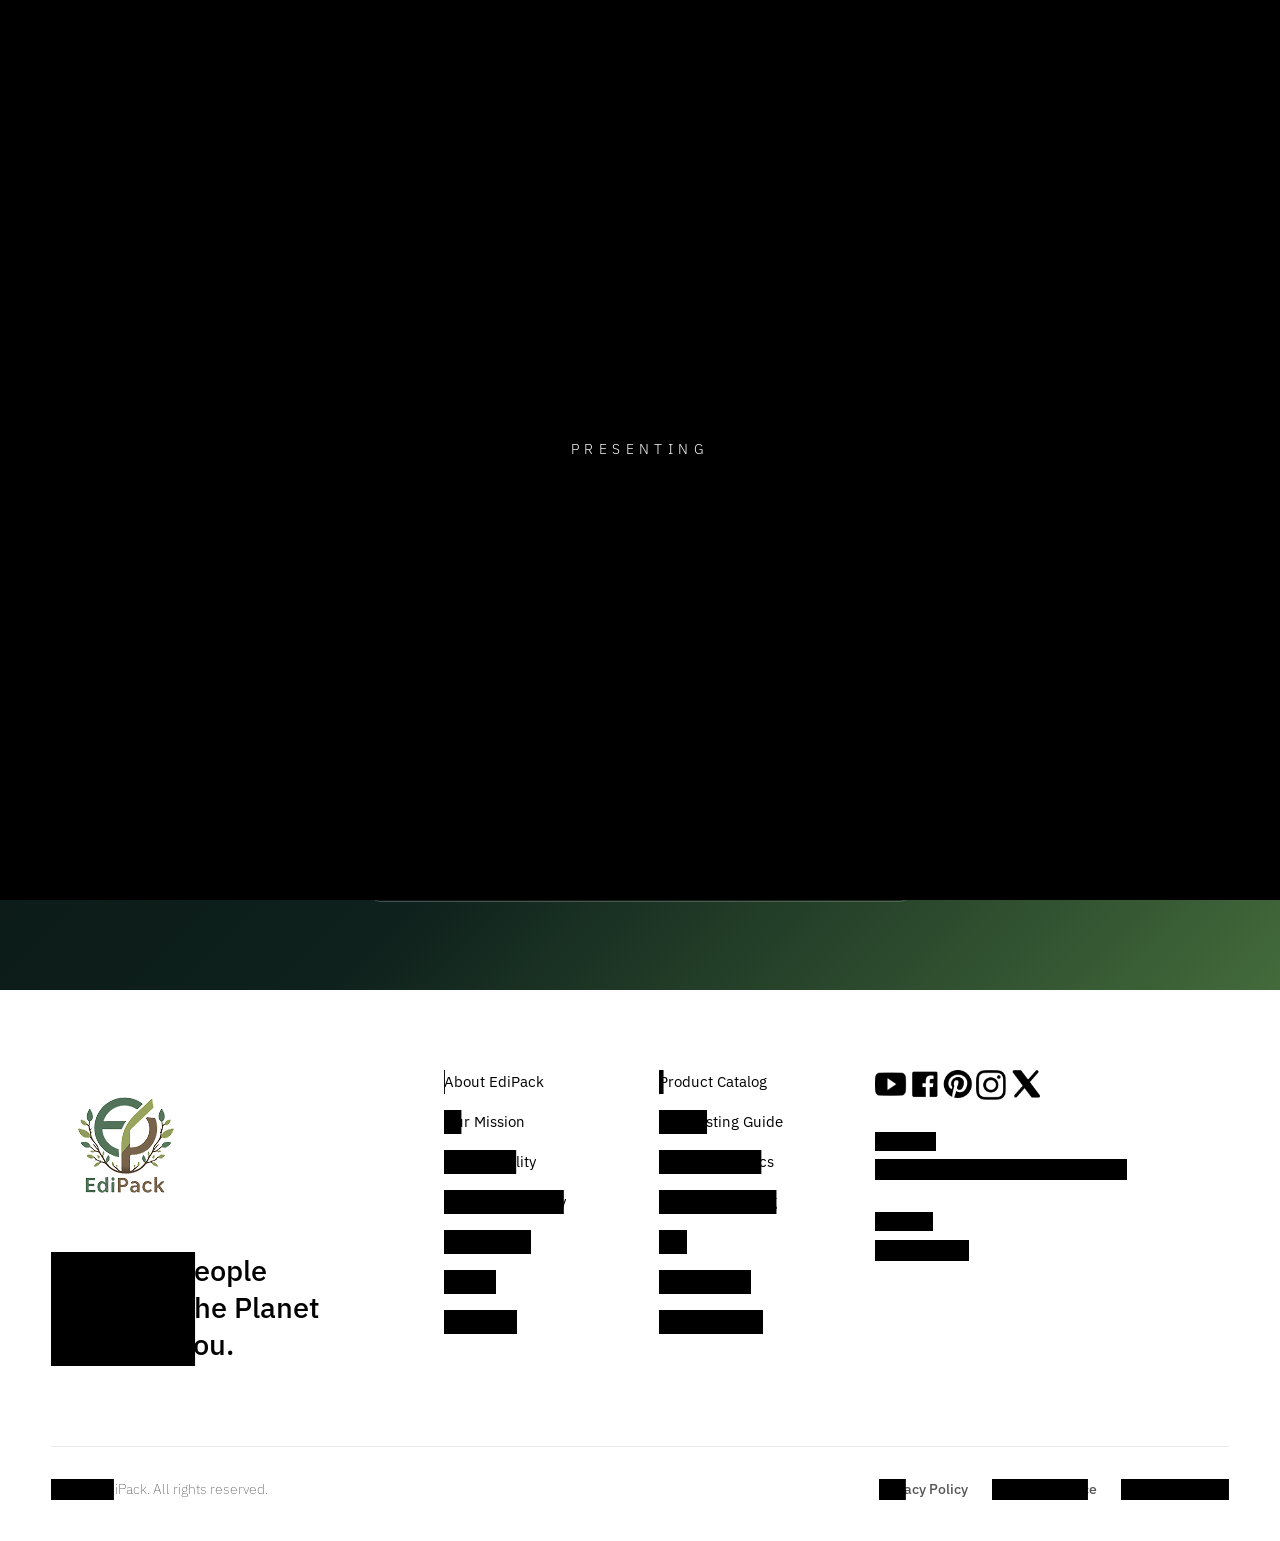
<file: pages/signup.html>
<!doctype html>
<html lang="en">
  <head>
    <meta charset="utf-8" />
    <meta name="viewport" content="width=device-width, initial-scale=1" />
    <title>EdiPack - Sign Up</title>
    <link rel="preconnect" href="https://fonts.googleapis.com" />
    <link rel="preconnect" href="https://fonts.gstatic.com" crossorigin />
    <link
      href="https://fonts.googleapis.com/css2?family=IBM+Plex+Sans:wght@200;300;400;500;700&display=swap"
      rel="stylesheet"
    />
    <link rel="stylesheet" href="../styles.css" />
  </head>
  <body>
    <!-- Preloader -->
    <div id="preloader" class="preloader">
      <span class="text-mask preloader-label">
        <span id="preloader-box" class="reveal-box preloader-reveal-box"></span>
        <span class="reveal-copy">Presenting</span>
      </span>
    </div>

    <!-- Header / Navigation -->
    <header data-load-reveal>
      <div class="logo">
        <a href="../index.html" aria-label="Go to EdiPack home page">
          <img src="../images/logo-2x.png" alt="EdiPack Logo" />
        </a>
      </div>
      <button
        type="button"
        class="menu-toggle"
        aria-label="Toggle navigation"
        aria-expanded="false"
        aria-controls="mobile-menu"
      >
        <span></span>
        <span></span>
        <span></span>
      </button>
      <nav>
        <ul>
          <li>
            <a href="about.html">
              <span class="text-mask nav-mask">
                <span
                  class="reveal-box"
                  data-start="0.0"
                  data-end="0.38"
                ></span>
                <span class="reveal-copy">About Us</span>
              </span>
            </a>
          </li>
          <li>
            <a href="products.html">
              <span class="text-mask nav-mask">
                <span
                  class="reveal-box"
                  data-start="0.08"
                  data-end="0.46"
                ></span>
                <span class="reveal-copy">Products</span>
              </span>
            </a>
          </li>
          <li>
            <a href="services.html">
              <span class="text-mask nav-mask">
                <span
                  class="reveal-box"
                  data-start="0.16"
                  data-end="0.54"
                ></span>
                <span class="reveal-copy">Services</span>
              </span>
            </a>
          </li>
          <li>
            <a href="faq.html">
              <span class="text-mask nav-mask">
                <span
                  class="reveal-box"
                  data-start="0.24"
                  data-end="0.62"
                ></span>
                <span class="reveal-copy">FAQ</span>
              </span>
            </a>
          </li>
        </ul>
      </nav>
      <div class="header-actions">
        <a href="contact.html" class="btn">
          <span class="text-mask button-mask">
            <span class="reveal-box" data-start="0.0" data-end="0.42"></span>
            <span class="reveal-copy">Contact</span>
          </span>
        </a>
        <a href="signup.html" class="btn btn-primary">
          <span class="text-mask button-mask">
            <span class="reveal-box" data-start="0.12" data-end="0.54"></span>
            <span class="reveal-copy">Sign Up</span>
          </span>
        </a>
      </div>
    </header>

    <div id="mobile-menu" class="mobile-menu" hidden>
      <div class="mobile-menu-panel">
        <button
          type="button"
          class="mobile-menu-close"
          aria-label="Close navigation menu"
        >
          <span></span>
          <span></span>
        </button>
        <p class="mobile-menu-label">Navigate</p>
        <ul class="mobile-menu-links">
          <li><a href="about.html">About Us</a></li>
          <li><a href="products.html">Products</a></li>
          <li><a href="services.html">Services</a></li>
          <li><a href="faq.html">FAQ</a></li>
        </ul>
        <div class="mobile-menu-actions">
          <a href="contact.html" class="btn">Contact</a>
          <a href="signup.html" class="btn btn-primary">Sign Up</a>
        </div>
      </div>
    </div>

    <!-- Main Content -->
    <main>
      <section class="signup-shell" id="signup">
        <div class="signup-card" data-load-reveal>
          <h1>Create Your EdiPack Account</h1>
          <p>
            Set up your account to request samples, track enquiries, and manage
            your packaging orders.
          </p>
          <form class="signup-form" data-signup-form novalidate>
            <label for="signup-name">Full Name</label>
            <input id="signup-name" name="fullName" type="text" required />

            <label for="signup-email">Email</label>
            <input id="signup-email" name="email" type="email" required />

            <label for="signup-password">Password</label>
            <input
              id="signup-password"
              name="password"
              type="password"
              minlength="8"
              required
            />

            <label for="signup-confirm-password">Confirm Password</label>
            <input
              id="signup-confirm-password"
              name="confirmPassword"
              type="password"
              minlength="8"
              required
            />

            <button type="submit" class="btn btn-primary">Sign Up</button>
            <p class="form-feedback" data-signup-status aria-live="polite"></p>
          </form>

          <p class="signup-link-row">
            Already have an account?
            <a href="#" class="signup-login-link">Log in</a>
          </p>
        </div>
      </section>
    </main>

    <!-- Footer -->
    <footer data-scroll-reveal data-reveal-duration="1300">
      <div class="footer-top">
        <div class="footer-brand">
          <img src="../images/logo-2x.png" alt="EdiPack Logo" />
          <p class="brand-slogan">
            <span class="text-mask text-mask-fluid">
              <span class="reveal-box" data-start="0.0" data-end="0.55"></span>
              <span class="reveal-copy"
                >Good For People<br />Good For The Planet<br />Good For
                You.</span
              >
            </span>
          </p>
        </div>

        <div class="footer-links">
          <ul>
            <li>
              <a href="about.html">
                <span class="text-mask nav-mask">
                  <span
                    class="reveal-box"
                    data-start="0.02"
                    data-end="0.34"
                  ></span>
                  <span class="reveal-copy">About EdiPack</span>
                </span>
              </a>
            </li>
            <li>
              <a href="about.html#mission">
                <span class="text-mask nav-mask">
                  <span
                    class="reveal-box"
                    data-start="0.08"
                    data-end="0.4"
                  ></span>
                  <span class="reveal-copy">Our Mission</span>
                </span>
              </a>
            </li>
            <li>
              <a href="about.html#values">
                <span class="text-mask nav-mask">
                  <span
                    class="reveal-box"
                    data-start="0.14"
                    data-end="0.46"
                  ></span>
                  <span class="reveal-copy">Sustainability</span>
                </span>
              </a>
            </li>
            <li>
              <a href="products.html#product-grid">
                <span class="text-mask nav-mask">
                  <span
                    class="reveal-box"
                    data-start="0.2"
                    data-end="0.52"
                  ></span>
                  <span class="reveal-copy">Materials &amp; Safety</span>
                </span>
              </a>
            </li>
            <li>
              <a href="services.html#service-blocks">
                <span class="text-mask nav-mask">
                  <span
                    class="reveal-box"
                    data-start="0.26"
                    data-end="0.58"
                  ></span>
                  <span class="reveal-copy">Case Studies</span>
                </span>
              </a>
            </li>
            <li>
              <a href="about.html#team">
                <span class="text-mask nav-mask">
                  <span
                    class="reveal-box"
                    data-start="0.32"
                    data-end="0.64"
                  ></span>
                  <span class="reveal-copy">Careers</span>
                </span>
              </a>
            </li>
            <li>
              <a href="../index.html">
                <span class="text-mask nav-mask">
                  <span
                    class="reveal-box"
                    data-start="0.38"
                    data-end="0.7"
                  ></span>
                  <span class="reveal-copy">Newsroom</span>
                </span>
              </a>
            </li>
          </ul>
        </div>

        <div class="footer-links">
          <ul>
            <li>
              <a href="products.html">
                <span class="text-mask nav-mask">
                  <span
                    class="reveal-box"
                    data-start="0.04"
                    data-end="0.36"
                  ></span>
                  <span class="reveal-copy">Product Catalog</span>
                </span>
              </a>
            </li>
            <li>
              <a href="faq.html">
                <span class="text-mask nav-mask">
                  <span
                    class="reveal-box"
                    data-start="0.1"
                    data-end="0.42"
                  ></span>
                  <span class="reveal-copy">Composting Guide</span>
                </span>
              </a>
            </li>
            <li>
              <a href="products.html#product-grid">
                <span class="text-mask nav-mask">
                  <span
                    class="reveal-box"
                    data-start="0.16"
                    data-end="0.48"
                  ></span>
                  <span class="reveal-copy">Packaging Specs</span>
                </span>
              </a>
            </li>
            <li>
              <a href="services.html#service-blocks">
                <span class="text-mask nav-mask">
                  <span
                    class="reveal-box"
                    data-start="0.22"
                    data-end="0.54"
                  ></span>
                  <span class="reveal-copy">Custom Branding</span>
                </span>
              </a>
            </li>
            <li>
              <a href="faq.html">
                <span class="text-mask nav-mask">
                  <span
                    class="reveal-box"
                    data-start="0.28"
                    data-end="0.6"
                  ></span>
                  <span class="reveal-copy">FAQ</span>
                </span>
              </a>
            </li>
            <li>
              <a href="contact.html">
                <span class="text-mask nav-mask">
                  <span
                    class="reveal-box"
                    data-start="0.34"
                    data-end="0.66"
                  ></span>
                  <span class="reveal-copy">Contact Sales</span>
                </span>
              </a>
            </li>
            <li>
              <a href="contact.html">
                <span class="text-mask nav-mask">
                  <span
                    class="reveal-box"
                    data-start="0.4"
                    data-end="0.72"
                  ></span>
                  <span class="reveal-copy">Support Center</span>
                </span>
              </a>
            </li>
          </ul>
        </div>

        <div class="footer-contact">
          <div class="social-icons">
            <img
              src="../images/social-logo-pack_2x.png"
              alt="Social Media Links"
              style="
                height: 30px;
                object-fit: contain;
                background: transparent;
                border-radius: 0;
              "
            />
          </div>
          <div class="address-info">
            <h4>
              <span class="text-mask text-mask-fluid">
                <span class="reveal-box" data-start="0.3" data-end="0.7"></span>
                <span class="reveal-copy">Address:</span>
              </span>
            </h4>
            <p>
              <span class="text-mask text-mask-fluid">
                <span
                  class="reveal-box"
                  data-start="0.36"
                  data-end="0.82"
                ></span>
                <span class="reveal-copy"
                  >Level 1, 12 Sample St., Sydney NSW 2000</span
                >
              </span>
            </p>
          </div>
          <div class="contact-info">
            <h4>
              <span class="text-mask text-mask-fluid">
                <span
                  class="reveal-box"
                  data-start="0.48"
                  data-end="0.82"
                ></span>
                <span class="reveal-copy">Contact:</span>
              </span>
            </h4>
            <p>
              <span class="text-mask text-mask-fluid">
                <span
                  class="reveal-box"
                  data-start="0.6"
                  data-end="0.98"
                ></span>
                <span class="reveal-copy">1800 123 4567</span>
              </span>
            </p>
          </div>
        </div>
      </div>

      <div class="footer-bottom">
        <p>
          <span class="text-mask text-mask-fluid">
            <span class="reveal-box" data-start="0.0" data-end="0.48"></span>
            <span class="reveal-copy"
              >&copy; 2023 EdiPack. All rights reserved.</span
            >
          </span>
        </p>
        <div class="legal-links">
          <a href="#">
            <span class="text-mask nav-mask">
              <span class="reveal-box" data-start="0.08" data-end="0.42"></span>
              <span class="reveal-copy">Privacy Policy</span>
            </span>
          </a>
          <a href="#">
            <span class="text-mask nav-mask">
              <span class="reveal-box" data-start="0.16" data-end="0.5"></span>
              <span class="reveal-copy">Terms of Service</span>
            </span>
          </a>
          <a href="#">
            <span class="text-mask nav-mask">
              <span class="reveal-box" data-start="0.24" data-end="0.58"></span>
              <span class="reveal-copy">Cookies Settings</span>
            </span>
          </a>
        </div>
      </div>
    </footer>

    <script>
      document.addEventListener("DOMContentLoaded", () => {
        const form = document.querySelector("[data-signup-form]");
        const status = document.querySelector("[data-signup-status]");

        if (!form || !status) {
          return;
        }

        const passwordInput = form.querySelector("#signup-password");
        const confirmInput = form.querySelector("#signup-confirm-password");

        form.addEventListener("submit", (event) => {
          event.preventDefault();

          if (!form.checkValidity()) {
            status.textContent =
              "Please complete all fields and ensure passwords are at least 8 characters.";
            status.classList.add("is-error");
            form.reportValidity();
            return;
          }

          if (passwordInput.value !== confirmInput.value) {
            confirmInput.setCustomValidity("Passwords do not match.");
            confirmInput.reportValidity();
            status.textContent = "Passwords do not match.";
            status.classList.add("is-error");
            return;
          }

          confirmInput.setCustomValidity("");
          status.textContent = "Account details submitted successfully.";
          status.classList.remove("is-error");
          form.reset();
        });

        confirmInput.addEventListener("input", () => {
          confirmInput.setCustomValidity("");
        });
      });
    </script>
    <script src="../script.js"></script>
  </body>
</html>
</file>
<file: styles.css>
@import url("https://fonts.googleapis.com/css2?family=IBM+Plex+Sans:wght@200;300;400;500;700&display=swap");

:root {
  --green-main: #4a7641;
  --green-light: #cbe792;
  --black: #000000;
  --white: #ffffff;
  --reveal-box-color: #ffffff;
  --preloader-box-color: #ffffff;
  --content-max: 1440px;
  --content-narrow: 1000px;
  --section-pad-x: clamp(1.25rem, 4vw, 3.75rem);
  --section-pad-y: clamp(4rem, 8vw, 6.25rem);

  --font-heading: "IBM Plex Sans", sans-serif;
  --font-body: "IBM Plex Sans", sans-serif;
}

*,
*::before,
*::after {
  box-sizing: border-box;
  margin: 0;
  padding: 0;
}

html,
body {
  width: 100%;
}

body {
  font-family: var(--font-body);
  font-weight: 300; /* Light */
  color: var(--black);
  line-height: 1.5;
  overflow-x: hidden;
}

body.is-preloading {
  overflow: hidden;
  background: var(--black);
}

h1,
h2,
h3,
h4,
h5,
h6 {
  font-family: var(--font-heading);
  font-weight: 700;
  line-height: 1.2;
}

a {
  text-decoration: none;
  color: inherit;
}

ul {
  list-style: none;
  padding: 0;
  margin: 0;
}

img {
  max-width: 100%;
  height: auto;
  display: block;
}

.btn {
  display: inline-block;
  padding: 10px 24px;
  font-family: var(--font-body);
  font-weight: 500;
  border-radius: 6px;
  cursor: pointer;
  transition: all 0.2s ease;
  border: 1px solid transparent;
  font-size: 14px;
}

/* Text and media reveal primitives */
.text-mask {
  position: relative;
  display: inline-block;
  overflow: hidden;
  vertical-align: top;
  max-width: 100%;
  padding-bottom: 0.08em;
}

.text-mask-fluid {
  display: block;
  width: fit-content;
  max-width: 100%;
}

.hero-line {
  display: block;
  width: fit-content;
}

.hero-line + .hero-line {
  margin-top: 0.08em;
}

.reveal-copy {
  position: relative;
  z-index: 1;
  display: inline;
}

.text-mask-fluid .reveal-copy {
  display: block;
}

.reveal-box {
  position: absolute;
  top: 0;
  left: 0;
  width: 100%;
  height: 100%;
  background-color: var(--reveal-box-color);
  z-index: 2;
  pointer-events: none;
  will-change: transform;
  transform: translate3d(0, 0, 0);
  backface-visibility: hidden;
}

.feature-light,
footer {
  --reveal-box-color: #000000;
}

.preloader {
  position: fixed;
  inset: 0;
  display: flex;
  align-items: center;
  justify-content: center;
  background: var(--black);
  z-index: 1000;
  will-change: transform;
  transition: transform 1.2s cubic-bezier(0.76, 0, 0.24, 1);
}

.preloader.is-hidden {
  transform: translate3d(0, -100%, 0);
}

.preloader-label {
  color: var(--white);
  font-size: 0.85rem;
  letter-spacing: 0.4em;
  text-transform: uppercase;
  font-weight: 300;
}

.preloader-reveal-box {
  background-color: var(--preloader-box-color);
  transition: transform 1.2s cubic-bezier(0.76, 0, 0.24, 1);
}

.media-mask {
  position: relative;
  display: block;
  overflow: hidden;
}

.media-mask img {
  display: block;
  width: 100%;
  height: auto;
}

.nav-mask,
.button-mask {
  display: inline-block;
  width: fit-content;
  max-width: 100%;
}

.button-mask {
  padding-bottom: 0;
}

[data-scroll-reveal] {
  position: relative;
}

/* Header */
header {
  position: absolute;
  top: 0;
  left: 0;
  width: 100%;
  padding: clamp(1.25rem, 3vw, 2rem) var(--section-pad-x);
  display: grid;
  grid-template-columns: auto 1fr auto;
  gap: clamp(1rem, 4vw, 5rem);
  align-items: center;
  z-index: 100;
  color: var(--white);
  max-width: var(--content-max);
  left: 50%;
  transform: translateX(-50%);
}

.logo img {
  height: 75px;
  object-fit: contain;
}

header nav {
  display: flex;
  justify-content: flex-start;
}

header nav ul {
  display: flex;
  gap: clamp(1rem, 3vw, 3rem);
}

header nav a {
  font-weight: 300;
  font-size: 14px;
  opacity: 0.9;
}

.header-actions {
  display: flex;
  align-items: center;
  border: 1px solid var(--green-light);
  border-radius: 8px;
  padding: 2px;
  gap: 2px;
  background: var(--black);
}

.header-actions .btn {
  border: none;
  font-weight: 400;
  padding: 10px 24px;
}

.header-actions .btn:first-child {
  background-color: var(--green-light);
  color: var(--black);
  border-radius: 6px;
}

.header-actions .btn.btn-primary {
  background-color: transparent;
  color: var(--white);
  border-radius: 6px;
}

.menu-toggle {
  display: none;
  width: 46px;
  height: 42px;
  border: 1px solid rgba(203, 231, 146, 0.82);
  border-radius: 6px;
  background: transparent;
  align-items: center;
  justify-content: center;
  gap: 4px;
  flex-direction: column;
  cursor: pointer;
  transition:
    border-color 0.2s ease,
    background-color 0.2s ease;
}

.menu-toggle span {
  width: 17px;
  height: 1.5px;
  border-radius: 999px;
  background: var(--green-light);
  transition:
    transform 0.25s ease,
    opacity 0.2s ease;
}

.menu-toggle.is-active span:nth-child(1) {
  transform: translateY(5.5px) rotate(45deg);
}

.menu-toggle.is-active span:nth-child(2) {
  opacity: 0;
}

.menu-toggle.is-active span:nth-child(3) {
  transform: translateY(-5.5px) rotate(-45deg);
}

.mobile-menu {
  position: fixed;
  inset: 0;
  z-index: 220;
  background: rgba(0, 0, 0, 0.46);
  backdrop-filter: blur(3px);
  opacity: 0;
  pointer-events: none;
  transition: opacity 0.25s ease;
}

body.menu-open {
  overflow: hidden;
}

body.menu-open .mobile-menu {
  opacity: 1;
  pointer-events: auto;
}

.mobile-menu-panel {
  margin-left: auto;
  width: min(88vw, 390px);
  height: 100%;
  padding: 84px 24px 28px;
  background: linear-gradient(
    168deg,
    rgba(8, 12, 10, 0.98) 0%,
    rgba(7, 9, 8, 0.96) 52%,
    rgba(5, 6, 5, 0.98) 100%
  );
  border-left: 1px solid rgba(203, 231, 146, 0.34);
  box-shadow: -26px 0 42px rgba(0, 0, 0, 0.38);
  transform: translateX(100%);
  transition: transform 0.3s ease;
  display: flex;
  flex-direction: column;
  gap: 22px;
  overflow-y: auto;
  position: relative;
}

body.menu-open .mobile-menu-panel {
  transform: translateX(0);
}

.mobile-menu-label {
  font-size: 0.72rem;
  text-transform: uppercase;
  letter-spacing: 0.16em;
  color: rgba(255, 255, 255, 0.72);
  margin-right: 52px;
}

.mobile-menu-close {
  position: absolute;
  top: 18px;
  right: 18px;
  width: 38px;
  height: 38px;
  border: 1px solid rgba(203, 231, 146, 0.78);
  border-radius: 6px;
  background: transparent;
  display: inline-flex;
  align-items: center;
  justify-content: center;
  cursor: pointer;
}

.mobile-menu-close span {
  position: absolute;
  width: 16px;
  height: 1.5px;
  border-radius: 999px;
  background: var(--green-light);
}

.mobile-menu-close span:first-child {
  transform: rotate(45deg);
}

.mobile-menu-close span:last-child {
  transform: rotate(-45deg);
}

.mobile-menu-links {
  display: flex;
  flex-direction: column;
  gap: 16px;
}

.mobile-menu-links a {
  font-size: 1.08rem;
  font-weight: 300;
  color: var(--white);
  opacity: 0.94;
}

.mobile-menu-actions {
  display: flex;
  align-items: center;
  border: 1px solid var(--green-light);
  border-radius: 8px;
  padding: 2px;
  gap: 2px;
  background: var(--black);
  margin-top: 8px;
}

.mobile-menu-actions .btn {
  flex: 1;
  text-align: center;
  border: none;
  padding: 10px 14px;
  font-weight: 500;
}

.mobile-menu-actions .btn:first-child {
  background-color: var(--green-light);
  color: var(--black);
}

.mobile-menu-actions .btn.btn-primary {
  color: var(--white);
  background: transparent;
}

/* Hero Section */
.hero {
  position: relative;
  min-height: 100vh;
  display: flex;
  align-items: center;
  padding: 0 var(--section-pad-x);
  width: 100%;
}

.hero-container {
  max-width: var(--content-max);
  margin: 0 auto;
  width: 100%;
}

.hero-image {
  position: absolute;
  top: 0;
  left: 0;
  width: 100%;
  height: 100%;
  z-index: -1;
}

.hero-image img {
  width: 100%;
  height: 100%;
  object-fit: cover;
  object-position: center;
}

/* Dark gradient overlay to make text readable */
.hero-image::after {
  content: "";
  position: absolute;
  top: 0;
  left: 0;
  width: 100%;
  height: 100%;
  background: linear-gradient(
    to right,
    rgba(0, 0, 0, 0.6) 0%,
    rgba(0, 0, 0, 0.3) 50%,
    rgba(0, 0, 0, 0) 100%
  );
}

.hero-content {
  color: var(--white);
  max-width: min(650px, 100%);
  z-index: 1;
  padding-top: clamp(5rem, 13vh, 7.5rem);
}

.hero-content h1 {
  font-size: clamp(2.6rem, 5.2vw, 4rem);
  margin-bottom: 24px;
}

.hero-subcopy {
  font-size: clamp(1rem, 1.3vw, 1.1rem);
  margin-bottom: 40px;
  font-weight: 300;
  opacity: 0.9;
  max-width: min(500px, 100%);
}

.hero-buttons {
  display: flex;
  gap: 16px;
  flex-wrap: wrap;
}

.hero-buttons .btn-primary {
  background-color: var(--green-main); /* solid green */
  color: var(--white);
  border: none;
}

.hero-buttons .btn-outline {
  background-color: transparent;
  color: var(--white);
  border: 1px solid var(--white);
  font-weight: 300;
}

/* Feature Dark */
.feature-dark {
  background-color: var(--green-main);
  color: var(--white);
  padding: var(--section-pad-y) var(--section-pad-x)
    clamp(7.5rem, 15vw, 12.5rem);
}

.feature-dark .feature-text {
  display: grid;
  grid-template-columns: 1.2fr 1fr;
  gap: 80px;
  align-items: center;
  max-width: var(--content-max);
  margin: 0 auto;
}

.feature-dark h2 {
  font-size: clamp(2rem, 4.4vw, 3rem);
}

.feature-dark p {
  font-size: 1.1rem;
  font-weight: 300;
  line-height: 1.6;
}

/* Product Highlight */
.product-highlight {
  display: flex;
  justify-content: center;
  margin-top: clamp(-9.5rem, -10vw, -6rem);
  position: relative;
  z-index: 10;
  padding: 0 var(--section-pad-x);
}

.product-highlight img {
  width: 100%;
  max-width: 1000px;
  height: auto;
  object-fit: cover;
}

/* Feature Light */
.feature-light {
  background-color: var(--white);
  padding: var(--section-pad-y) var(--section-pad-x);
  max-width: var(--content-narrow);
  margin: 0 auto;
}

.feature-light h2 {
  font-size: clamp(2rem, 4.4vw, 3rem);
  margin-bottom: 24px;
}

.feature-light p {
  font-size: 1.1rem;
  margin-bottom: 40px;
  color: #333;
  line-height: 1.6;
  font-weight: 300;
}

.feature-buttons .btn-primary {
  background-color: var(--green-main);
  color: var(--white);
}

.feature-buttons .btn-outline {
  border: 1px solid #ccc;
  color: var(--black);
}

/* Feature Split */
.feature-split {
  background-color: var(--green-main);
  color: var(--white);
  padding: var(--section-pad-y) var(--section-pad-x);
}

.feature-split-container {
  max-width: var(--content-max);
  margin: 0 auto;
  display: grid;
  grid-template-columns: 1fr 1fr;
  gap: 80px;
  align-items: center;
}

.feature-content-left {
  display: flex;
  flex-direction: column;
  gap: 48px;
}

.feature-block h3 {
  font-size: clamp(1.65rem, 3vw, 2.2rem);
  margin-bottom: 16px;
}

.feature-block p {
  font-weight: 300;
  font-size: 1rem;
  line-height: 1.6;
}

.feature-image-right img {
  width: 100%;
  border-radius: 8px; /* Optional slight rounding depending on design exactness */
}

.feature-image-right .media-mask,
.feature-image-right .media-mask .reveal-box {
  border-radius: 8px;
}

/* Footer */
footer {
  background-color: var(--white);
  padding: clamp(3.5rem, 8vw, 5rem) var(--section-pad-x) 2.5rem;
}

.footer-top {
  display: grid;
  grid-template-columns: 2fr 1fr 1fr 2fr;
  gap: clamp(1.5rem, 3vw, 2.5rem);
  margin-bottom: 80px;
}

.footer-brand .brand-slogan {
  font-family: var(--font-heading);
  font-weight: 500;
  font-size: 1.8rem;
  margin-top: 32px;
  line-height: 1.3;
}

.footer-links ul {
  display: flex;
  flex-direction: column;
  gap: 16px;
}

.footer-links a {
  font-weight: 400;
  font-size: 0.95rem;
  color: var(--black);
}

.footer-contact {
  display: flex;
  flex-direction: column;
  gap: 32px;
}

.social-icons {
  display: flex;
  gap: 16px;
  font-weight: 700;
  font-size: 1.2rem;
}

.social-icons a {
  display: inline-flex;
  align-items: center;
  justify-content: center;
  width: 30px;
  height: 30px;
  background: var(--black);
  color: var(--white);
  border-radius: 50%;
  font-size: 12px;
}

.address-info h4,
.contact-info h4 {
  font-family: var(--font-body);
  font-weight: 500;
  font-size: 0.95rem;
  margin-bottom: 8px;
}

.address-info p,
.contact-info p {
  font-weight: 200;
  font-size: 0.85rem;
  color: #333;
}

.footer-bottom {
  display: flex;
  justify-content: space-between;
  align-items: center;
  gap: 16px;
  padding-top: 32px;
  border-top: 1px solid #eaeaea;
  font-size: 0.85rem;
  font-weight: 400;
  color: #555;
}

.footer-bottom p,
.footer-bottom a {
  font-weight: 200;
}

.footer-bottom .legal-links a {
  font-weight: 500;
}

.legal-links {
  display: flex;
  gap: 24px;
}

/* Responsiveness adjustments */
@media (max-width: 1200px) {
  .footer-top {
    grid-template-columns: 1.4fr 1fr 1fr;
  }

  .footer-contact {
    grid-column: 1 / -1;
    display: grid;
    grid-template-columns: repeat(3, minmax(0, 1fr));
    align-items: start;
    gap: 24px;
  }
}

@media (max-width: 1024px) {
  header {
    grid-template-columns: auto 1fr;
    gap: 16px 24px;
  }

  header nav {
    grid-column: 1 / -1;
    justify-content: flex-start;
    overflow-x: auto;
    scrollbar-width: thin;
  }

  header nav ul {
    min-width: max-content;
    gap: 24px;
    padding-bottom: 2px;
  }

  .header-actions {
    justify-self: end;
  }

  .feature-dark .feature-text,
  .feature-split-container {
    grid-template-columns: 1fr;
    gap: 40px;
  }

  .feature-image-right {
    max-width: 720px;
  }

  .feature-split .feature-image-right {
    justify-self: center;
  }

  .footer-top {
    grid-template-columns: repeat(2, minmax(0, 1fr));
  }
}

@media (max-width: 768px) {
  header {
    grid-template-columns: auto auto;
    padding: 20px var(--section-pad-x);
    gap: 10px;
    align-items: center;
  }

  .header-actions {
    display: none;
  }

  header nav {
    display: none;
  }

  .menu-toggle {
    display: inline-flex;
    justify-self: end;
  }

  .preloader-label {
    font-size: 0.7rem;
    letter-spacing: 0.3em;
    padding: 0 24px;
    text-align: center;
  }

  .hero,
  .feature-dark,
  .product-highlight,
  .feature-light,
  .feature-split,
  footer {
    padding-left: var(--section-pad-x);
    padding-right: var(--section-pad-x);
  }

  .hero-content {
    padding-top: clamp(7rem, 18vw, 8.3rem);
  }

  .hero-subcopy {
    margin-bottom: 28px;
  }

  .hero-buttons {
    width: 100%;
  }

  .hero-buttons .btn {
    width: 100%;
    text-align: center;
  }

  .feature-dark {
    padding-bottom: clamp(6.5rem, 16vw, 8.5rem);
  }

  .product-highlight {
    margin-top: clamp(-6rem, -12vw, -4rem);
  }

  .feature-content-left {
    gap: 36px;
  }

  .footer-top {
    grid-template-columns: 1fr 1fr;
    column-gap: 20px;
    row-gap: 18px;
    margin-bottom: 36px;
    align-items: start;
  }

  .footer-brand {
    grid-column: 1 / -1;
  }

  .footer-brand .brand-slogan {
    font-size: 1.05rem;
    line-height: 1.35;
    font-weight: 300;
    max-width: 18ch;
  }

  .footer-links {
    grid-column: 1;
  }

  .footer-links ul {
    gap: 12px;
  }

  .footer-links a {
    font-size: 0.98rem;
    font-weight: 300;
    line-height: 1.35;
  }

  .footer-links:first-of-type li:nth-child(n + 5),
  .footer-links:nth-of-type(2) {
    display: none;
  }

  .footer-contact {
    grid-column: 2;
    display: flex;
    flex-direction: column;
    gap: 14px;
    align-self: start;
  }

  .social-icons img {
    height: 24px !important;
  }

  .address-info h4,
  .contact-info h4 {
    font-size: 0.82rem;
    font-weight: 400;
    margin-bottom: 4px;
  }

  .address-info p,
  .contact-info p {
    font-size: 0.78rem;
    font-weight: 300;
    line-height: 1.4;
  }

  .footer-bottom {
    flex-direction: column;
    align-items: flex-start;
  }

  .legal-links {
    flex-wrap: wrap;
    gap: 16px;
  }
}

@media (max-width: 560px) {
  .logo img {
    height: 50px;
  }

  .btn {
    padding: 10px 18px;
    font-size: 13px;
  }

  .header-actions .btn {
    padding: 9px 16px;
  }

  .hero-content h1 {
    font-size: clamp(2rem, 11vw, 2.5rem);
  }

  .feature-dark p,
  .feature-light p,
  .feature-block p {
    font-size: 0.98rem;
  }

  .text-mask-fluid {
    width: 100%;
  }

  .reveal-copy {
    overflow-wrap: anywhere;
  }

  .footer-top {
    grid-template-columns: 1fr 1fr;
    column-gap: 14px;
  }

  .footer-brand .brand-slogan {
    font-size: 0.96rem;
    margin-top: 14px;
  }

  .footer-links a {
    font-size: 0.92rem;
  }

  .address-info p,
  .contact-info p {
    font-size: 0.74rem;
  }
}

/* New additions: multi-page layouts */
.btn-primary {
  background-color: var(--green-main);
  color: var(--white);
  border-color: var(--green-main);
}

.btn-outline {
  background-color: transparent;
  color: var(--green-main);
  border: 1px solid var(--green-main);
  font-weight: 400;
}

.page-banner,
.signup-shell {
  background: linear-gradient(
    135deg,
    rgba(7, 16, 13, 0.96) 0%,
    rgba(15, 35, 30, 0.95) 58%,
    rgba(74, 118, 65, 0.9) 100%
  );
  color: var(--white);
}

.page-banner {
  padding: clamp(8rem, 15vw, 10rem) var(--section-pad-x)
    clamp(3rem, 7vw, 4.25rem);
}

.page-banner-inner {
  max-width: var(--content-max);
  margin: 0 auto;
}

.page-banner h1 {
  font-size: clamp(2.25rem, 4.8vw, 3.5rem);
  margin-bottom: 14px;
}

.page-banner p {
  max-width: 64ch;
  font-size: 1.05rem;
  opacity: 0.92;
}

.page-banner .hero-buttons {
  margin-top: 30px;
}

.page-banner .btn-outline,
.page-section-dark .btn-outline,
.service-block-dark .btn-outline {
  color: var(--white);
  border-color: rgba(255, 255, 255, 0.85);
}

.page-section {
  padding: var(--section-pad-y) var(--section-pad-x);
}

.page-section-light {
  background-color: var(--white);
  color: var(--black);
}

.page-section-dark {
  background-color: var(--green-main);
  color: var(--white);
}

.page-section-inner {
  max-width: var(--content-max);
  margin: 0 auto;
}

.section-heading {
  font-size: clamp(1.8rem, 3.5vw, 2.6rem);
  margin-bottom: 28px;
}

.product-grid {
  display: grid;
  grid-template-columns: repeat(3, minmax(0, 1fr));
  gap: 24px;
}

.product-card {
  border: 1px solid #e5e5e5;
  border-radius: 8px;
  padding: 18px;
  display: flex;
  flex-direction: column;
  gap: 14px;
  background-color: #fefefe;
}

.product-card h3 {
  font-size: 1.3rem;
}

.product-card p {
  font-size: 0.98rem;
  color: #333;
  line-height: 1.6;
}

.product-card .btn {
  margin-top: auto;
  width: fit-content;
}

.product-image-frame {
  border-radius: 8px;
  overflow: hidden;
}

.placeholder-image {
  width: 100%;
  display: block;
  aspect-ratio: 4 / 3;
  object-fit: cover;
  border: 1px solid #d6d6d6;
  border-radius: 8px;
  background-color: #dfdfdf;
}

.service-blocks {
  display: flex;
  flex-direction: column;
  gap: 18px;
}

.service-block {
  display: grid;
  grid-template-columns: 1fr 1fr;
  gap: 30px;
  align-items: center;
  padding: clamp(1.4rem, 3vw, 2rem);
  border: 1px solid #e8e8e8;
  border-radius: 10px;
  background: #ffffff;
}

.service-block-reverse .service-block-copy {
  order: 2;
}

.service-block-reverse .service-block-media {
  order: 1;
}

.service-block h2 {
  font-size: clamp(1.6rem, 2.8vw, 2.1rem);
  margin-bottom: 14px;
}

.service-block p {
  margin-bottom: 22px;
  line-height: 1.6;
  font-size: 1rem;
}

.service-block-dark {
  background-color: var(--green-main);
  color: var(--white);
  border-color: rgba(255, 255, 255, 0.2);
}

.service-block-dark .placeholder-image {
  border-color: rgba(255, 255, 255, 0.28);
}

.mission-block {
  max-width: 900px;
}

.mission-block h2 {
  font-size: clamp(1.9rem, 3.7vw, 2.7rem);
  margin-bottom: 18px;
}

.mission-block p {
  font-size: 1.08rem;
  line-height: 1.7;
  color: #2f2f2f;
}

.value-grid {
  display: grid;
  grid-template-columns: repeat(3, minmax(0, 1fr));
  gap: 20px;
}

.value-card {
  border: 1px solid rgba(255, 255, 255, 0.3);
  border-radius: 8px;
  padding: 20px;
  background: rgba(0, 0, 0, 0.08);
}

.value-card h3 {
  font-size: 1.25rem;
  margin-bottom: 10px;
}

.value-card p {
  font-size: 0.98rem;
  line-height: 1.6;
}

.team-grid {
  display: grid;
  grid-template-columns: repeat(3, minmax(0, 1fr));
  gap: 24px;
}

.team-card {
  border: 1px solid #e5e5e5;
  border-radius: 8px;
  padding: 16px;
}

.team-card h3 {
  margin-top: 14px;
  margin-bottom: 6px;
  font-size: 1.15rem;
}

.team-card p {
  color: #444;
  font-size: 0.95rem;
}

.faq-layout {
  display: flex;
  flex-direction: column;
  gap: 30px;
}

.faq-category h2 {
  font-size: clamp(1.4rem, 3vw, 2rem);
  margin-bottom: 16px;
}

.faq-item {
  border: 1px solid #dfdfdf;
  border-radius: 8px;
  overflow: hidden;
  background: #ffffff;
}

.faq-item + .faq-item {
  margin-top: 10px;
}

.faq-question {
  width: 100%;
  display: flex;
  justify-content: space-between;
  align-items: center;
  border: 0;
  background: transparent;
  padding: 16px 18px;
  text-align: left;
  font-family: var(--font-body);
  font-size: 1rem;
  font-weight: 500;
  color: #1a1a1a;
  cursor: pointer;
}

.faq-icon {
  color: var(--green-main);
  font-size: 1.3rem;
  line-height: 1;
  transition: transform 0.2s ease;
}

.faq-answer {
  max-height: 0;
  overflow: hidden;
  transition: max-height 0.25s ease;
}

.faq-answer p {
  padding: 0 18px 16px;
  color: #333;
  line-height: 1.6;
}

.faq-item.is-open .faq-answer {
  max-height: 260px;
}

.faq-item.is-open .faq-icon {
  transform: rotate(45deg);
}

.contact-layout {
  display: grid;
  grid-template-columns: minmax(250px, 0.9fr) minmax(0, 1.4fr);
  gap: 26px;
}

.contact-details {
  background-color: var(--green-main);
  color: var(--white);
  border-radius: 10px;
  padding: 24px;
}

.contact-details h2 {
  font-size: 1.8rem;
  margin-bottom: 22px;
}

.contact-detail-item + .contact-detail-item {
  margin-top: 20px;
}

.contact-detail-item h3 {
  font-size: 1rem;
  font-weight: 500;
  margin-bottom: 5px;
}

.contact-detail-item p {
  font-size: 0.95rem;
  line-height: 1.5;
}

.contact-form-wrap {
  border: 1px solid #e6e6e6;
  border-radius: 10px;
  padding: 24px;
}

.contact-form-wrap h2 {
  font-size: 1.8rem;
  margin-bottom: 18px;
}

.contact-form,
.signup-form {
  display: flex;
  flex-direction: column;
  gap: 8px;
}

.contact-form label,
.signup-form label {
  font-size: 0.92rem;
  font-weight: 500;
  margin-top: 8px;
}

.contact-form input,
.contact-form textarea,
.signup-form input {
  border: 1px solid #d0d0d0;
  border-radius: 6px;
  padding: 11px 12px;
  font-family: var(--font-body);
  font-size: 0.95rem;
}

.contact-form input:focus,
.contact-form textarea:focus,
.signup-form input:focus {
  outline: none;
  border-color: var(--green-main);
  box-shadow: 0 0 0 3px rgba(74, 118, 65, 0.14);
}

.contact-form textarea {
  resize: vertical;
  min-height: 120px;
}

.signup-shell {
  min-height: 100vh;
  display: grid;
  place-items: center;
  padding: clamp(7.75rem, 14vw, 9.5rem) var(--section-pad-x)
    clamp(3.5rem, 9vw, 5.5rem);
}

.signup-card {
  width: min(100%, 540px);
  border: 1px solid rgba(255, 255, 255, 0.25);
  border-radius: 10px;
  padding: clamp(1.3rem, 3.2vw, 2.1rem);
  background: rgba(0, 0, 0, 0.35);
}

.signup-card h1 {
  font-size: clamp(1.8rem, 4vw, 2.5rem);
  margin-bottom: 10px;
}

.signup-card p {
  margin-bottom: 16px;
  color: rgba(255, 255, 255, 0.9);
}

.signup-form .btn {
  margin-top: 12px;
}

.form-feedback {
  min-height: 1.2em;
  margin-top: 6px;
  font-size: 0.9rem;
  color: var(--green-main);
}

.signup-card .form-feedback {
  color: var(--green-light);
}

.form-feedback.is-error {
  color: #c43333;
}

.signup-link-row {
  margin-top: 12px;
  font-size: 0.95rem;
}

.signup-login-link {
  color: var(--green-light);
  text-decoration: underline;
}

@media (max-width: 1024px) {
  .product-grid,
  .value-grid,
  .team-grid {
    grid-template-columns: repeat(2, minmax(0, 1fr));
  }

  .service-block {
    grid-template-columns: 1fr;
    gap: 20px;
  }

  .service-block-reverse .service-block-copy,
  .service-block-reverse .service-block-media {
    order: initial;
  }

  .contact-layout {
    grid-template-columns: 1fr;
  }
}

@media (max-width: 768px) {
  .page-banner {
    padding-top: clamp(6.75rem, 20vw, 8.2rem);
  }

  .page-banner .hero-buttons .btn {
    width: 100%;
    text-align: center;
  }

  .product-grid,
  .value-grid,
  .team-grid {
    grid-template-columns: 1fr;
  }

  .signup-card {
    background: rgba(0, 0, 0, 0.48);
  }
}

@media (prefers-reduced-motion: reduce) {
  .reveal-box {
    transform: translate3d(-101%, 0, 0) !important;
  }
}
</file>
